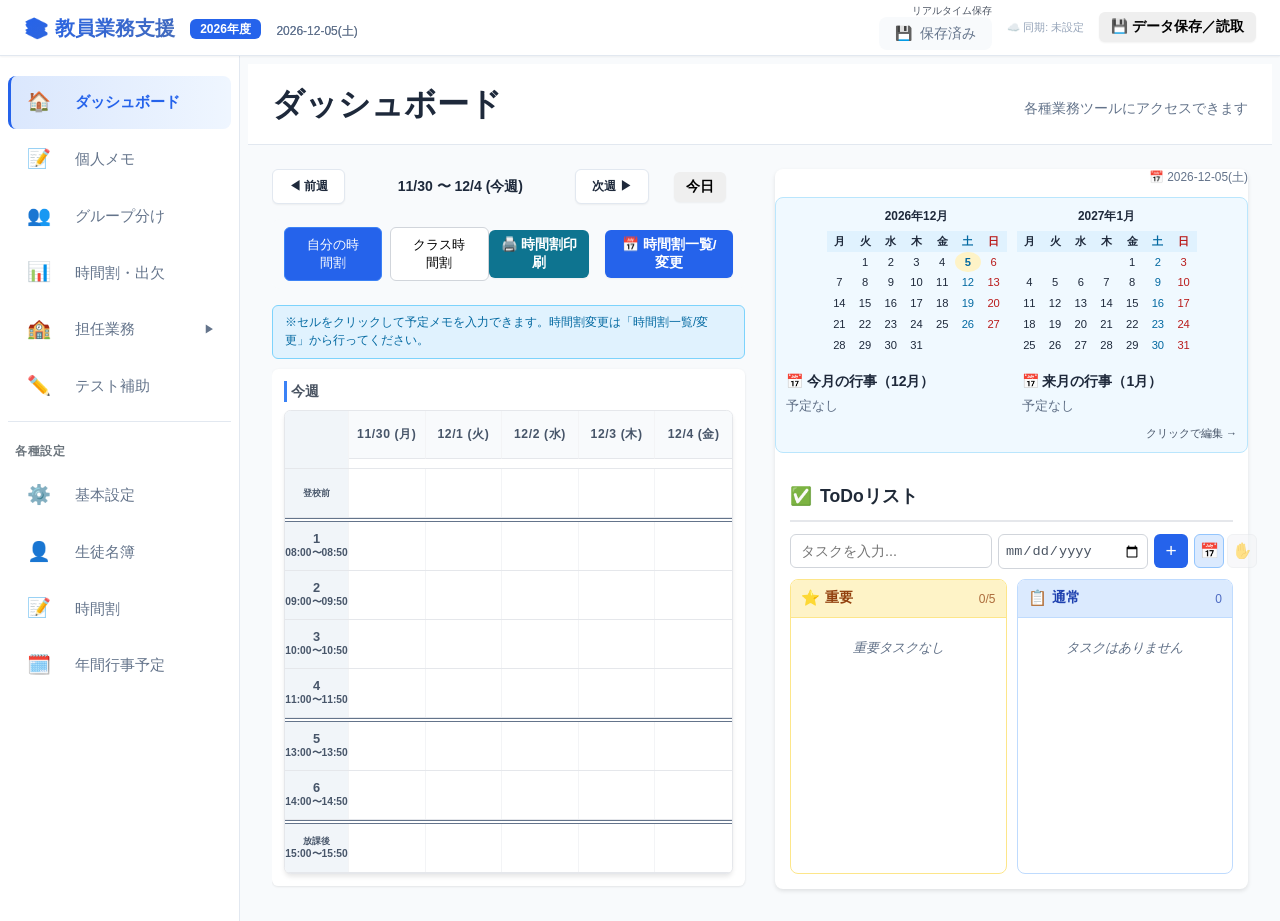
<file: index.html>
<!DOCTYPE html>
<html lang="ja">

<head>
    <meta charset="UTF-8">
    <meta name="viewport" content="width=device-width, initial-scale=1.0">
    <title>教員業務支援アプリ</title>
    <link rel="stylesheet" href="css/style.css?v=20261019c">
    <link rel="stylesheet" href="css/modern-ui.css?v=20261019c">
</head>

<body>
    <!-- ヘッダー -->
    <header class="app-header">
        <button class="hamburger-btn" id="hamburgerBtn" title="メニュー" aria-label="メニュー">
            <span class="hamburger-line"></span>
            <span class="hamburger-line"></span>
            <span class="hamburger-line"></span>
        </button>
        <div class="header-left">
            <h1 class="app-title">📚 教員業務支援
                <span id="headerFiscalYear" class="header-fiscal-year"></span>
                <span id="headerDate" class="header-date"></span></h1>
        </div>
        <div class="header-right">
            <div class="header-save-controls">
                <div class="save-status-group">
                    <span id="saveModeLabel" class="save-mode-label">リアルタイム保存</span>
                    <div class="save-indicator" id="saveIndicator">
                        <span class="save-icon">💾</span>
                        <span class="save-text">保存済み</span>
                    </div>
                </div>
                <span id="cloudSyncStatus" class="cloud-sync-status">☁️ 同期: 未設定</span>
                <button class="btn btn-sm btn-success" id="stateManageBtn">💾 データ保存／読取</button>
            </div>
        </div>
    </header>

    <!-- メインコンテナ -->
    <div class="main-container">
        <!-- サイドバー -->
        <aside class="sidebar">
            <nav class="nav-menu">
                <a href="#dashboard" class="nav-item active" data-page="dashboard">
                    <span class="nav-icon">🏠</span>
                    <span class="nav-label">ダッシュボード</span>
                </a>
                <a href="#memo" class="nav-item" data-page="memo">
                    <span class="nav-icon">📝</span>
                    <span class="nav-label">個人メモ</span>
                </a>
                <a href="#groups" class="nav-item" data-page="groups">
                    <span class="nav-icon">👥</span>
                    <span class="nav-label">グループ分け</span>
                </a>
                <a href="#attendance" class="nav-item" data-page="attendance">
                    <span class="nav-icon">📊</span>
                    <span class="nav-label">時間割・出欠</span>
                </a>
                <!-- 担任業務（折りたたみグループ） -->
                <div class="nav-group" id="navGroupHomeroom">
                    <a href="javascript:void(0)" class="nav-item nav-group-toggle" id="homeroomToggle">
                        <span class="nav-icon">🏫</span>
                        <span class="nav-label">担任業務</span>
                        <span class="nav-arrow" id="homeroomArrow">▶</span>
                    </a>
                    <div class="nav-submenu" id="homeroomSubmenu" style="display:none;">
                        <a href="#seating" class="nav-item nav-subitem" data-page="seating">
                            <span class="nav-icon">🪑</span>
                            <span class="nav-label">席替え</span>
                        </a>
                        <a href="#bus" class="nav-item nav-subitem" data-page="bus">
                            <span class="nav-icon">🚌</span>
                            <span class="nav-label">バス座席</span>
                        </a>
                        <a href="#meeting" class="nav-item nav-subitem" data-page="meeting">
                            <span class="nav-icon">📅</span>
                            <span class="nav-label">保護者会</span>
                        </a>
                        <a href="#duties" class="nav-item nav-subitem" data-page="duties">
                            <span class="nav-icon">📋</span>
                            <span class="nav-label">クラス係</span>
                        </a>
                        <a href="#report" class="nav-item nav-subitem" data-page="report">
                            <span class="nav-icon">📄</span>
                            <span class="nav-label">要録所見</span>
                        </a>
                    </div>
                </div>

                <a href="#test-tools" class="nav-item" data-page="test-tools">
                    <span class="nav-icon">✏️</span>
                    <span class="nav-label">テスト補助</span>
                </a>
                <li class="nav-divider"></li>
                <div class="nav-section-header">各種設定</div>
                <a href="#settings" class="nav-item" data-page="settings">
                    <span class="nav-icon">⚙️</span>
                    <span class="nav-label">基本設定</span>
                </a>
                <a href="#master" class="nav-item" data-page="master">
                    <span class="nav-icon">👤</span>
                    <span class="nav-label">生徒名簿</span>
                </a>
                <a href="#timetable-settings" class="nav-item" data-page="timetable-settings">
                    <span class="nav-icon">📝</span>
                    <span class="nav-label">時間割</span>
                </a>
                <a href="#calendar" class="nav-item" data-page="calendar">
                    <span class="nav-icon">🗓️</span>
                    <span class="nav-label">年間行事予定</span>
                </a>
            </nav>
        </aside>

        <!-- メインコンテンツエリア -->
        <main class="main-content" id="mainContent">
            <!-- ダッシュボード -->
            <div class="page active" id="page-dashboard">
                <div class="page-header">
                    <h2>ダッシュボード</h2>
                    <p class="page-description">各種業務ツールにアクセスできます</p>
                </div>

                <div class="dashboard-container">
                    <div class="dashboard-main">
                        <div class="schedule-nav">
                            <button class="btn btn-secondary" id="prevWeekBtn">◀ 前週</button>
                            <span id="weekRangeDisplay" class="week-range-display"></span>
                            <button class="btn btn-secondary" id="nextWeekBtn">次週 ▶</button>
                            <button class="btn btn-sm schedule-today-btn" id="todayBtn">今日</button>
                        </div>
                        <div id="dashboardSchedule">
                            <!-- JSで4週間スケジュールを描画 -->
                        </div>
                    </div>

                    <div class="dashboard-side dashboard-side--wide">
                        <div id="todayDateDisplay" class="today-date-display"></div>
                        <div class="todo-panel">
                            <h3><span class="icon">✅</span> ToDoリスト</h3>
                            <!-- 入力エリア -->
                            <div class="todo-input-area">
                                <div class="todo-input-group">
                                    <input type="text" id="todoInput" placeholder="タスクを入力...">
                                    <input type="date" id="todoDateInput" title="期限日" class="date-input-compact">
                                    <button id="addTodoBtn" title="追加（Enter）" aria-label="追加（Enter）">+</button>
                                    <div class="todo-sort-inline">
                                        <button class="btn-sort-inline active" id="sortDateBtn" title="日付順" aria-label="日付順">📅</button>
                                        <button class="btn-sort-inline" id="sortManualBtn" title="手動で並び替え（ドラッグ）" aria-label="手動で並び替え（ドラッグ）">✋</button>
                                    </div>
                                </div>
                            </div>
                            <!-- 2カラムレイアウト -->
                            <div class="todo-columns" id="todoColumns">
                                <!-- 左: 重要カラム（MAX5件） -->
                                <div class="todo-column todo-column--important" id="todoColumnImportant" data-column="important">
                                    <div class="todo-column-header">
                                        <span class="column-icon">⭐</span>
                                        <span class="column-title">重要</span>
                                        <span class="column-count" id="importantCount">0/5</span>
                                    </div>
                                    <div class="todo-list todo-column-list" id="todoListImportant">
                                        <!-- JSで描画 -->
                                    </div>
                                </div>
                                <!-- 右: 通常カラム -->
                                <div class="todo-column todo-column--normal" id="todoColumnNormal" data-column="normal">
                                    <div class="todo-column-header">
                                        <span class="column-icon">📋</span>
                                        <span class="column-title">通常</span>
                                        <span class="column-count" id="normalCount">0</span>
                                    </div>
                                    <div class="todo-list todo-column-list" id="todoListNormal">
                                        <!-- JSで描画 -->
                                    </div>
                                </div>
                            </div>
                        </div>
                    </div>
                </div>
            </div>

            <!-- 生徒名簿ページ -->
            <div class="page" id="page-master">
                <div class="page-header">
                    <h2>生徒名簿</h2>
                    <div class="page-actions">
                        <button class="btn btn-secondary" id="importCsvBtn">📥 CSV読込</button>
                        <button class="btn btn-secondary" id="exportCsvBtn">📤 CSV出力</button>
                        <button class="btn btn-secondary" id="bulkAddStudentBtn">🔢 番号で一括登録</button>
                        <button class="btn btn-primary" id="addStudentBtn">➕ 生徒追加</button>
                    </div>
                </div>

                <div class="search-bar">
                    <input type="text" id="studentSearch" placeholder="🔍 生徒を検索（番号・名前・ふりがな）" class="search-input">
                    <select id="sortSelect" class="sort-select">
                        <option value="number">番号順</option>
                        <option value="kana">五十音順</option>
                    </select>
                </div>

                <div class="student-list" id="studentList">
                    <div class="empty-state">
                        <div class="empty-icon">👥</div>
                        <p>生徒が登録されていません</p>
                        <button class="btn btn-primary" id="firstAddStudentBtn">最初の生徒を追加</button>
                    </div>
                </div>
            </div>

            <!-- メモページ -->
            <div class="page" id="page-memo">
                <div class="page-header">
                    <h2>メモ</h2>
                    <div class="page-actions">
                        <button class="btn btn-secondary" id="exportMemosBtn">📤 全メモ出力</button>
                    </div>
                </div>

                <div class="memo-container">
                    <!-- 左サイドバー: 個人メモリスト + 生徒メモアコーディオン -->
                    <div class="memo-sidebar">
                        <!-- 新規メモ追加エリア -->
                        <div class="memo-add-area">
                            <button class="btn btn-primary full-width" id="addPersonalMemoBtn">+ 新規メモ</button>
                        </div>

                        <!-- 個人メモリスト -->
                        <div class="personal-memo-list" id="personalMemoList">
                            <!-- JSで描画 -->
                        </div>

                        <!-- 生徒メモアコーディオン -->
                        <div class="student-memo-accordion-header" id="studentMemoAccordionHeader">
                            <span class="student-memo-accordion-title">👥 生徒メモ</span>
                            <span class="accordion-arrow" id="studentAccordionArrow">▼</span>
                        </div>
                        <div class="student-memo-list" id="memoStudentList" style="display: none;">
                            <!-- JSで描画 -->
                        </div>
                    </div>

                    <!-- 右側: メモエディタ -->
                    <div class="memo-main">
                        <div class="memo-editor-container" id="memoEditorContainer">
                            <div class="empty-state">
                                <div class="empty-icon">📝</div>
                                <p>左側からメモを選択するか、新規メモを追加してください</p>
                            </div>
                        </div>
                    </div>
                </div>
            </div>

            <!-- 席替えツールページ -->
            <div class="page" id="page-seating">
                <div class="page-header">
                    <h2>🪑 席替えツール</h2>
                    <div class="page-actions page-actions-row">
                        <button class="btn btn-secondary" id="seatingHelpToggleBtn">❓ 使い方</button>
                        <div class="toolbar-divider"></div>
                        <button class="btn btn-secondary" id="printSeatingBtn">🖨️ 印刷</button>
                        <button class="btn btn-success" id="openSaveHistoryModalBtn">💾 保存／読込</button>
                    </div>
                </div>

                <!-- 使い方ガイド（初期は閉じておく） -->
                <div class="seating-help-panel" id="seatingHelpPanel" style="display:none;">
                    <div class="seating-help-grid">
                        <div class="seating-help-block">
                            <div class="seating-help-step">STEP 1</div>
                            <div class="seating-help-title">🧩 座席の形を決める</div>
                            <p>「行数・列数」で教室の座席の並びを設定します。教卓は下側に表示されます。</p>
                        </div>
                        <div class="seating-help-block">
                            <div class="seating-help-step">STEP 2</div>
                            <div class="seating-help-title">🎯 生徒を座席に割り当てる</div>
                            <p>右の未配置リストから座席へドラッグ＆ドロップするか、「ランダム配置」「番号順」ボタンで自動的に割り当てます。<br>
                            くじ引きで決めたい場合は上のタブを「くじ引きモード」に切り替えてください。</p>
                        </div>
                        <div class="seating-help-block">
                            <div class="seating-help-step">STEP 3</div>
                            <div class="seating-help-title">💾 保存・印刷する</div>
                            <p>「保存／読込」で今の配置を名前を付けて保存できます。「印刷」で座席表を紙に出力できます。</p>
                        </div>
                    </div>
                    <div class="seating-help-legend">
                        <span><span class="legend-icon">🔓</span> クリックでロック（固定）できます</span>
                        <span><span class="legend-icon">🔒</span> ロック中＝ランダム配置・くじ引きで動きません</span>
                    </div>
                </div>

                <!-- モード切り替えタブ -->
                <div class="seating-mode-tabs">
                    <div class="seating-tab active" id="tabNormalMode" data-mode="normal">
                        <span class="tab-icon">✋</span>
                        <span class="tab-title">通常モード</span>
                        <span class="tab-desc">手動・自動で座席を割り当てる</span>
                    </div>
                    <div class="seating-tab" id="tabLotteryMode" data-mode="lottery">
                        <span class="tab-icon">🎴</span>
                        <span class="tab-title">くじ引きモード</span>
                        <span class="tab-desc">トランプ・番号くじで席を決める</span>
                    </div>
                </div>

                <div class="seating-container">
                    <!-- 左サイド: 設定と未配置生徒 -->
                    <div class="seating-sidebar">
                        <div class="seating-controls">
                            <h3><span class="step-badge">1</span> 座席の形を決める</h3>
                            <div class="form-group">
                                <label for="seatingRows">行数（縦の並び）</label>
                                <input type="number" id="seatingRows" min="1" max="10" value="6">
                            </div>
                            <div class="form-group">
                                <label for="seatingCols">列数（横の並び）</label>
                                <input type="number" id="seatingCols" min="1" max="10" value="6">
                            </div>
                        </div>

                        <div class="seating-controls">
                            <h3><span class="step-badge">2</span> 割り当てる</h3>
                            <p class="seating-controls-note">右の生徒を座席にドラッグするか、下のボタンで自動的に割り当てます。</p>
                            <div class="button-stack">
                                <button class="btn btn-primary" id="randomSeatingBtn">🎲 ランダムで割り当てる</button>
                                <button class="btn btn-secondary" id="arrangeByNumberBtn">📊 出席番号順に並べる</button>
                                <button class="btn btn-outline-danger" id="clearSeatingBtn">🗑️ すべて空席にする</button>
                            </div>
                        </div>

                        <div class="unassigned-container">
                            <h3>👤 未配置の生徒</h3>
                            <div class="unassigned-students" id="unassignedStudents">
                                <div class="empty-state-small">
                                    <p>生徒名簿から生徒を登録してください</p>
                                </div>
                            </div>
                        </div>
                    </div>

                    <!-- メイン: 座席表 -->
                    <div class="seating-main">
                        <div class="seating-grid" id="seatingGrid">
                            <!-- 動的に生成 -->
                        </div>
                    </div>
                </div>
            </div>

            <!-- 保護者会時間決定ページ -->
            <div class="page" id="page-meeting">
                <div class="page-header">
                    <h2>📅 保護者会時間決定</h2>
                    <div class="page-actions">
                        <button class="btn btn-secondary" id="meetingHelpToggleBtn">❓ 使い方</button>
                        <div class="toolbar-divider"></div>
                        <button class="btn btn-secondary" id="printMeetingNumberBtn">🖨️ 番号のみ印刷</button>
                        <button class="btn btn-secondary" id="printMeetingFullBtn">🖨️ 番号+名前で印刷</button>
                        <button class="btn btn-success" id="openMeetingHistoryModalBtn">💾 保存／読込</button>
                        <button class="btn btn-primary" id="meetingSettingsBtn">① ⚙️ 日程を設定する</button>
                    </div>
                </div>

                <!-- 使い方ガイド -->
                <div class="seating-help-panel" id="meetingHelpPanel" style="display:none;">
                    <div class="seating-help-grid seating-help-grid-4">
                        <div class="seating-help-block">
                            <div class="seating-help-step">STEP 1</div>
                            <div class="seating-help-title">⚙️ 日程を設定する</div>
                            <p>「日程を設定する」で面談を行う期間・時間帯・1人あたりの時間を決め、時間枠を作ります。</p>
                        </div>
                        <div class="seating-help-block">
                            <div class="seating-help-step">STEP 2</div>
                            <div class="seating-help-title">✏️ 希望時間を集める</div>
                            <p>左の生徒一覧で「希望を入力」ボタンを押し、生徒（保護者）が来られる時間帯を選びます。</p>
                        </div>
                        <div class="seating-help-block">
                            <div class="seating-help-step">STEP 3</div>
                            <div class="seating-help-title">⚡ 自動配置・確認</div>
                            <p>「自動配置」で希望に沿って一括で割り当てます。「希望どおりか確認」で結果をチェックできます。</p>
                        </div>
                        <div class="seating-help-block">
                            <div class="seating-help-step">STEP 4</div>
                            <div class="seating-help-title">💾 保存・印刷する</div>
                            <p>「保存／読込」で名前を付けて保存できます（希望時間も一緒に保存されます）。印刷で紙に出力できます。</p>
                        </div>
                    </div>
                    <div class="seating-help-legend">
                        <span><span class="legend-icon">🔓</span> 配置された生徒をクリックでロック（自動配置で動かなくなります）</span>
                        <span><span class="legend-icon">空枠</span> クリックでその時間枠を「誰も入れない」に固定します</span>
                    </div>
                </div>

                <div class="meeting-container">
                    <!-- 左サイド: 未割り当て生徒 -->
                    <div class="meeting-sidebar">
                        <div class="meeting-panel-header">
                            <h3>② 👤 未割り当ての生徒</h3>
                            <button class="btn btn-sm btn-outline-danger" id="resetAllPrefsBtn">希望を全員分リセット</button>
                        </div>
                        <p class="seating-controls-note" id="meetingPrefProgress"></p>
                        <div class="meeting-pref-io">
                            <button class="btn btn-sm btn-outline-primary" id="exportPreferenceTemplateBtn" title="保護者に書いてもらう内容を表計算に写すための入力シート（説明つきCSV）を書き出します">📄 希望入力シートを出力</button>
                            <button class="btn btn-sm btn-outline-primary" id="importPreferenceSheetBtn" title="記入済みの入力シート（CSV）から希望時間をまとめて登録します">📥 希望を読み込む</button>
                        </div>
                        <div class="meeting-student-list" id="meetingStudentList">
                            <div class="empty-state-small">
                                <p>生徒名簿から生徒を登録してください</p>
                            </div>
                        </div>
                    </div>

                    <!-- メイン: スケジュール表 -->
                    <div class="meeting-main">
                        <div class="meeting-panel-header meeting-panel-header-main">
                            <h3 id="scheduleTitle">③ スケジュール表</h3>
                            <div class="meeting-header-actions">
                                <button class="btn btn-info bold" id="checkPreferencesBtn">🔍 希望どおりか確認する</button>
                                <button class="btn btn-warning bold" id="autoScheduleMeetingBtn">⚡ 自動配置する</button>
                                <button class="btn btn-outline-danger" id="clearMeetingBtn">🗑️ 日程をやり直す</button>
                            </div>
                        </div>
                        <div class="schedule-container" id="meetingSchedule">
                            <div class="empty-state">
                                <p>まず右上の「① 日程を設定する」ボタンから期間と時間を設定してください。</p>
                            </div>
                        </div>
                    </div>
                </div>
            </div>

            <!-- クラス係掲示ページ -->
            <div class="page" id="page-duties">
                <div class="page-header">
                    <h2>クラス係掌示</h2>
                    <div class="page-actions">
                        <button class="btn btn-success" id="openDutyHistoryModalBtn">💾 保存／読込</button>
                        <button class="btn btn-secondary" id="printDutiesBtn">🖨️ 印刷</button>
                        <button class="btn btn-primary" id="addDutyBtn">➕ 係を追加</button>
                    </div>
                </div>

                <div class="duties-container">
                    <!-- 左サイド: 未配置生徒 -->
                    <div class="duties-sidebar">
                        <h3>未配置生徒</h3>
                        <div class="unassigned-students" id="dutyUnassignedStudents">
                            <div class="empty-state-small">
                                <p>生徒名簿から生徒を登録してください</p>
                            </div>
                        </div>
                    </div>

                    <!-- メイン: 係一覧 -->
                    <div class="duties-main">
                        <h3>係一覧・メンバー配置</h3>
                        <div class="duty-cards-container" id="dutyCardsContainer">
                            <div class="empty-state">
                                <p>係が登録されていません。「係を追加」ボタンから登録してください。</p>
                            </div>
                        </div>
                    </div>
                </div>
            </div>

            <!-- バス座席表ページ -->
            <div class="page" id="page-bus">
                <div class="page-header">
                    <h2>🚌 バス座席表</h2>
                    <div class="page-actions">
                        <button class="btn btn-secondary" id="addBusBtn">+ バス追加</button>
                        <button class="btn btn-outline-danger" id="removeBusBtn">− このバスを削除</button>
                        <button class="btn btn-secondary" id="randomBusBtn">🔀 ランダム配置</button>
                        <button class="btn btn-success" id="openBusHistoryModalBtn">💾 保存／読込</button>
                        <button class="btn btn-secondary" id="printBusBtn">🖨️ 印刷</button>
                    </div>
                </div>
                <div class="bus-lock-legend">
                    <span><span class="legend-icon">🔓</span> クリックでロック（固定）できます</span>
                    <span><span class="legend-icon">🔒</span> ロック中＝ランダム配置・ドラッグで動きません</span>
                </div>
                <div class="bus-container">
                    <div class="bus-sidebar">
                        <h3>🚏 バス選択</h3>
                        <div id="busTabs" class="bus-tabs"></div>
                        <div class="bus-settings"></div>
                        <h3>👤 未配置生徒</h3>
                        <div id="busUnassigned" class="unassigned-list"></div>
                    </div>
                    <div class="bus-main">
                        <div id="busSeatingGrid" class="bus-grid"></div>
                    </div>
                </div>
            </div>

            <!-- グループ分けページ -->
            <div class="page" id="page-groups">
                <div class="page-header">
                    <h2>グループ分け</h2>
                    <div class="page-actions">
                        <button class="btn btn-secondary" id="addGroupSetBtn">+ セット追加</button>
                        <button class="btn btn-secondary" id="addGroupBtn">+ グループ追加</button>
                        <button class="btn btn-secondary" id="autoGroupBtn">🔀 自動振り分け</button>
                        <button class="btn btn-secondary" id="sortGroupsBtn">🔢 番号順並び替え</button>
                        <button class="btn btn-success" id="openGroupsHistoryModalBtn">💾 保存／読込</button>
                        <button class="btn btn-secondary" id="printGroupsBtn">🖨️ 印刷</button>
                    </div>
                </div>
                <div class="groups-container">
                    <div class="groups-sidebar">
                        <h3>グループセット</h3>
                        <div id="groupSetTabs" class="group-set-tabs"></div>
                        <h3>未配置生徒</h3>
                        <div id="groupsUnassigned" class="unassigned-list"></div>
                    </div>
                    <div class="groups-main">
                        <div id="groupsContainer" class="groups-grid"></div>
                    </div>
                </div>
            </div>

            <!-- 時間割・出欠ページ -->
            <div class="page" id="page-attendance">
                <div class="page-header">
                    <h2>時間割・出欠管理</h2>
                    <div class="page-actions">
                        <div class="attendance-mode-tabs" role="group" aria-label="表示モード">
                            <button class="btn btn-sm active" id="classroomModeBtn" aria-pressed="true">担任モード</button>
                            <button class="btn btn-sm" id="teacherModeBtn" aria-pressed="false">授業担当モード</button>
                        </div>
                        <button class="btn btn-secondary" id="printAttendanceBtn">🖨️ 印刷</button>
                    </div>
                </div>
                <div class="attendance-container">
                    <div class="attendance-section">
                        <h3>時間割</h3>
                        <div id="timetableGrid" class="timetable-grid"></div>
                    </div>
                    <div class="attendance-section">
                        <h3>出欠サマリー</h3>
                        <div id="attendanceSummary" class="attendance-summary"></div>
                    </div>
                </div>
            </div>

            <!-- テスト補助ツールページ -->
            <div class="page" id="page-test-tools">
                <div class="page-header">
                    <h2>✏️ テスト問題補助ツール</h2>
                    <p class="page-description">テスト問題作成をサポートするツール集です</p>
                </div>
                <div id="testToolsContainer"></div>
            </div>

            <!-- 基本設定ページ -->
            <div class="page" id="page-settings">
                <div class="page-header">
                    <h2>⚙️ 基本設定</h2>
                    <p class="page-description">クラス情報や時間割の基本設定を行います</p>
                </div>
                <div class="settings-body">
                    <!-- 基本設定セクション -->
                    <div class="settings-section settings-card">
                        <h4 class="settings-section-title">🏫 クラス情報</h4>
                        <div class="settings-grid basic-settings">
                            <div class="form-group">
                                <label for="fiscalYearSelect">年度</label>
                                <select id="fiscalYearSelect" class="form-control-lg"></select>
                            </div>
                            <div class="form-group">
                                <label for="gradeSelect">学年</label>
                                <select id="gradeSelect" class="form-control-lg">
                                    <option value="">選択</option>
                                    <option value="1">1年</option>
                                    <option value="2">2年</option>
                                    <option value="3">3年</option>
                                    <option value="4">4年</option>
                                    <option value="5">5年</option>
                                    <option value="6">6年</option>
                                </select>
                            </div>
                            <div class="form-group">
                                <label for="classSelect">組</label>
                                <select id="classSelect" class="form-control-lg">
                                    <option value="">選択</option>
                                    <option value="1">1組</option>
                                    <option value="2">2組</option>
                                    <option value="3">3組</option>
                                    <option value="4">4組</option>
                                    <option value="5">5組</option>
                                    <option value="6">6組</option>
                                    <option value="7">7組</option>
                                    <option value="8">8組</option>
                                </select>
                            </div>
                        </div>
                    </div>

                    <!-- 曜日ごとの授業数 -->
                    <div class="settings-section settings-card">
                        <h4 class="settings-section-title">⏰ 曜日ごとの授業数</h4>
                        <p class="settings-description">各曜日の授業時数（0〜8）を設定してください。</p>
                        <div class="weekday-settings-grid">
                            <div class="weekday-card"><div class="weekday-header">月</div>
                                <select id="periodsMon" class="weekday-select">
                                    <option value="0">なし</option><option value="1">1</option><option value="2">2</option><option value="3">3</option><option value="4">4</option><option value="5">5</option><option value="6" selected>6</option><option value="7">7</option><option value="8">8</option>
                                </select>
                            </div>
                            <div class="weekday-card"><div class="weekday-header">火</div>
                                <select id="periodsTue" class="weekday-select">
                                    <option value="0">なし</option><option value="1">1</option><option value="2">2</option><option value="3">3</option><option value="4">4</option><option value="5">5</option><option value="6" selected>6</option><option value="7">7</option><option value="8">8</option>
                                </select>
                            </div>
                            <div class="weekday-card"><div class="weekday-header">水</div>
                                <select id="periodsWed" class="weekday-select">
                                    <option value="0">なし</option><option value="1">1</option><option value="2">2</option><option value="3">3</option><option value="4">4</option><option value="5">5</option><option value="6" selected>6</option><option value="7">7</option><option value="8">8</option>
                                </select>
                            </div>
                            <div class="weekday-card"><div class="weekday-header">木</div>
                                <select id="periodsThu" class="weekday-select">
                                    <option value="0">なし</option><option value="1">1</option><option value="2">2</option><option value="3">3</option><option value="4">4</option><option value="5">5</option><option value="6" selected>6</option><option value="7">7</option><option value="8">8</option>
                                </select>
                            </div>
                            <div class="weekday-card"><div class="weekday-header">金</div>
                                <select id="periodsFri" class="weekday-select">
                                    <option value="0">なし</option><option value="1">1</option><option value="2">2</option><option value="3">3</option><option value="4">4</option><option value="5">5</option><option value="6" selected>6</option><option value="7">7</option><option value="8">8</option>
                                </select>
                            </div>
                            <div class="weekday-card saturday"><div class="weekday-header">土</div>
                                <select id="periodsSat" class="weekday-select">
                                    <option value="0" selected>なし</option><option value="1">1</option><option value="2">2</option><option value="3">3</option><option value="4">4</option><option value="5">5</option><option value="6">6</option><option value="7">7</option><option value="8">8</option>
                                </select>
                            </div>
                            <div class="weekday-card sunday"><div class="weekday-header">日</div>
                                <select id="periodsSun" class="weekday-select">
                                    <option value="0" selected>なし</option><option value="1">1</option><option value="2">2</option><option value="3">3</option><option value="4">4</option><option value="5">5</option><option value="6">6</option><option value="7">7</option><option value="8">8</option>
                                </select>
                            </div>
                        </div>
                    </div>

                    <!-- 時限ごとの時間設定 -->
                    <div class="settings-section settings-card">
                        <h4 class="settings-section-title">🕐 時限ごとの時間設定</h4>
                        <p class="settings-description">各時限の開始・終了時刻を設定してください。（5分単位。開始を選ぶと終了は50分後が自動で入ります）</p>
                        <div class="settings-inline-field">
                            <label for="periodTimeDisplay">ダッシュボードへの表示:</label>
                            <select id="periodTimeDisplay">
                                <option value="none">表示しない</option>
                                <option value="start">開始時刻のみ</option>
                                <option value="both">開始〜終了</option>
                            </select>
                        </div>
                        <div id="periodTimesGrid" class="period-times-grid">
                            <!-- JS で動的生成 -->
                        </div>
                    </div>

                    <!-- 区切り時限設定 -->
                    <div class="settings-section settings-card">
                        <h4 class="settings-section-title">📏 時間割の区切り線設定</h4>
                        <p class="settings-description">チェックした時限の<strong>後</strong>に二重線を表示します。午前・昼休み後などの区切りに使用してください。</p>
                        <div class="check-row-group">
                            <label class="check-row"><input type="checkbox" id="periodDivider1"> 1限後</label>
                            <label class="check-row"><input type="checkbox" id="periodDivider2"> 2限後</label>
                            <label class="check-row"><input type="checkbox" id="periodDivider3"> 3限後</label>
                            <label class="check-row"><input type="checkbox" id="periodDivider4"> 4限後</label>
                            <label class="check-row"><input type="checkbox" id="periodDivider5"> 5限後</label>
                            <label class="check-row"><input type="checkbox" id="periodDivider6"> 6限後</label>
                            <label class="check-row"><input type="checkbox" id="periodDivider7"> 放課後後</label>
                        </div>
                    </div>

                    <!-- クラウド同期 -->
                    <div class="settings-section settings-card">
                        <div class="settings-card-header">
                            <h4>☁️ クラウド同期設定</h4>
                            <a href="https://github.com/mkt918/Teacher/blob/main/docs/GAS_SETUP_GUIDE.md" target="_blank" rel="noopener" class="btn btn-sm btn-secondary">📖 設定方法を見る</a>
                        </div>
                        <p class="settings-description">Google Apps Script (GAS) を用いてデータをクラウドと同期します。(未設定時はローカル保存のみ)。設定方法は右上の「📖 設定方法を見る」から画面操作つきで確認できます。URLと合言葉を入力したら、下の「設定を保存する」を押してください。</p>
                        <div class="form-group spaced">
                            <label for="gasEndpointUrl">GASエンドポイントURL</label>
                            <input type="text" id="gasEndpointUrl" class="form-control-lg full-width" placeholder="https://script.google.com/macros/s/..." autocomplete="off">
                        </div>
                        <div class="form-group spaced">
                            <label for="gasApiKey">合言葉（GASのスクリプト プロパティ API_KEY に設定した値）</label>
                            <input type="password" id="gasApiKey" class="form-control-lg full-width" autocomplete="off">
                        </div>
                        <div class="settings-button-row">
                            <button class="btn btn-primary" id="syncUploadBtn">☁️ 今すぐクラウドに保存</button>
                            <button class="btn btn-secondary" id="syncDownloadBtn">☁️ クラウドから読み込む</button>
                            <span id="manualSyncStatus" class="status-text"></span>
                        </div>
                    </div>

                    <!-- 保存ボタン（ページを下までスクロールしても画面の下に表示され続ける） -->
                    <div class="settings-actions">
                        <p class="current-settings-summary" id="classDisplayText">現在の設定: 未設定</p>
                        <button class="btn btn-primary btn-lg" id="saveClassSettingsBtn">設定を保存する</button>
                    </div>

                    <div class="settings-section settings-card">
                        <h4>⚠️ データ管理</h4>
                        <button class="btn btn-danger" id="clearAllDataBtn">全データ削除</button>
                        <p class="help-text">※この操作は取り消せません（「💾 データ保存／読取」からバックアップファイルを書き出しておくと安心です）</p>
                    </div>

                    <!-- アプリ情報 -->
                    <div class="settings-section settings-card">
                        <h4>ℹ️ アプリ情報</h4>
                        <p>担任業務支援アプリ <span id="appVersionText"></span></p>
                        <p class="help-text">データはブラウザのLocalStorageに保存されます</p>
                    </div>
                </div>
            </div>

            <!-- 年間行事予定ページ -->
            <div class="page" id="page-calendar">
                <div class="page-header">
                    <h2>年間行事予定</h2>
                    <div class="page-actions">
                        <button class="btn btn-primary" id="addEventBtn">+ 行事追加</button>
                        <button class="btn btn-secondary" id="exportCalendarCsvBtn">📤 CSVエクスポート</button>
                        <button class="btn btn-secondary" id="importCalendarCsvBtn">📥 CSVインポート</button>
                        <button class="btn btn-secondary" id="printCalendarBtn">🖨️ 印刷</button>
                    </div>
                </div>
                <div class="calendar-container">
                    <div class="calendar-nav">
                        <button class="btn btn-secondary" id="prevMonthBtn">◀ 前月</button>
                        <h3 id="calendarMonthDisplay" class="calendar-month-display"></h3>
                        <button class="btn btn-secondary" id="nextMonthBtn">次月 ▶</button>
                    </div>
                    <div id="calendarGrid" class="calendar-grid"></div>
                    <div id="eventList" class="event-list"></div>
                </div>
            </div>

            <!-- モーダル: CSVテンプレート出力（期間指定） -->
            <div class="modal" id="calendarCsvExportModal" role="dialog" aria-modal="true">
                <div class="modal-content modal-csv">
                    <div class="modal-header">
                        <h3>📤 CSVテンプレート出力</h3>
                        <button class="modal-close" aria-label="閉じる" id="closeCalendarCsvExportModal">✕</button>
                    </div>
                    <div class="modal-body">
                        <p class="modal-description">
                            出力する期間を指定してください。<br>
                            既存の行事データが含まれた状態でCSVをダウンロードします。
                        </p>
                        <div class="form-group">
                            <label for="csvExportStartDate">開始日</label>
                            <input type="date" id="csvExportStartDate">
                        </div>
                        <div class="form-group">
                            <label for="csvExportEndDate">終了日</label>
                            <input type="date" id="csvExportEndDate">
                        </div>
                    </div>
                    <div class="modal-footer">
                        <button class="btn btn-secondary" id="cancelCalendarCsvExportBtn">キャンセル</button>
                        <button class="btn btn-primary" id="confirmCalendarCsvExportBtn">ダウンロード</button>
                    </div>
                </div>
            </div>

            <!-- モーダル: CSVインポート（モード選択） -->
            <div class="modal" id="calendarCsvImportModal" role="dialog" aria-modal="true">
                <div class="modal-content modal-csv">
                    <div class="modal-header">
                        <h3>📥 CSVインポート</h3>
                        <button class="modal-close" aria-label="閉じる" id="closeCalendarCsvImportModal">✕</button>
                    </div>
                    <div class="modal-body">
                        <div class="form-group">
                            <label>インポートモード</label>
                            <div class="radio-options">
                                <label class="radio-option">
                                    <input type="radio" name="csvImportMode" value="append" checked>
                                    <span>
                                        <strong>追加</strong><br>
                                        <span class="radio-option-note">既存の行事データを保持したまま、CSVの内容を追加します。</span>
                                    </span>
                                </label>
                                <label class="radio-option">
                                    <input type="radio" name="csvImportMode" value="overwrite">
                                    <span>
                                        <strong class="text-danger">完全上書き</strong><br>
                                        <span class="radio-option-note text-danger">警告: 現在の全行事データが削除されます。この操作は元に戻せません。</span>
                                    </span>
                                </label>
                            </div>
                        </div>
                        <div id="csvImportWarning" class="warning-box" style="display: none;">
                            <p>
                                ⚠️ 現在登録されている全行事データが削除されます。本当によろしいですか？
                            </p>
                        </div>
                    </div>
                    <div class="modal-footer">
                        <button class="btn btn-secondary" id="cancelCalendarCsvImportBtn">キャンセル</button>
                        <button class="btn btn-primary" id="confirmCalendarCsvImportBtn">CSVファイルを選択</button>
                    </div>
                </div>
            </div>

            <!-- 時間割設定ページ -->
            <div class="page" id="page-timetable-settings">
                <div class="page-header">
                    <h2>時間割設定</h2>
                    <div class="page-actions">
                        <button class="btn btn-secondary" id="saveTimetableBtn">💾 保存</button>
                    </div>
                </div>
                <div class="timetable-settings-container">
                    <div class="timetable-edit-section">
                        <h3>クラス時間割</h3>
                        <div id="classTimetableEdit" class="timetable-edit-grid"></div>
                    </div>
                    <div class="timetable-edit-section">
                        <h3>自分の時間割</h3>
                        <div id="myTimetableEdit" class="timetable-edit-grid"></div>
                    </div>
                </div>
            </div>

            <!-- 要録所見ページ -->
            <div class="page" id="page-report">
                <div class="page-header">
                    <h2>要録所見</h2>
                    <div class="page-actions">
                        <button class="btn btn-secondary" id="exportReportsBtn">📤 全所見を出力</button>
                    </div>
                </div>
                <div id="reportContent">
                    <!-- 動的に生成 -->
                </div>
            </div>

        </main>
    </div>

    <!-- フッター削除、内容はヘッダーに移動 -->

    <!-- モーダル: 生徒追加/編集 -->
    <div class="modal" id="studentModal" role="dialog" aria-modal="true">
        <div class="modal-content">
            <div class="modal-header">
                <h3 id="studentModalTitle">生徒追加</h3>
                <button class="modal-close" aria-label="閉じる" id="closeStudentModal">✕</button>
            </div>
            <div class="modal-body">
                <div class="form-group">
                    <label for="studentNumber">番号（4桁）</label>
                    <input type="text" id="studentNumber" placeholder="例: 1101" maxlength="4" pattern="[0-9]{4}">
                </div>
                <div class="form-group">
                    <label for="studentNameKanji">名前（漢字）</label>
                    <input type="text" id="studentNameKanji" placeholder="例: 山田太郎">
                </div>
                <div class="form-group">
                    <label for="studentNameKana">名前（ふりがな）</label>
                    <input type="text" id="studentNameKana" placeholder="例: やまだたろう">
                </div>
            </div>
            <div class="modal-footer">
                <button class="btn btn-secondary" id="cancelStudentBtn">キャンセル</button>
                <button class="btn btn-primary" id="saveStudentBtn">保存</button>
            </div>
        </div>
    </div>

    <!-- モーダル: ToDo詳細編集 -->
    <div class="modal" id="todoDetailModal" role="dialog" aria-modal="true">
        <div class="modal-content">
            <div class="modal-header">
                <h3>✅ ToDo詳細</h3>
                <button class="modal-close" aria-label="閉じる" id="closeTodoDetailModal">✕</button>
            </div>
            <div class="modal-body">
                <input type="hidden" id="todoDetailId">
                <div class="form-group">
                    <label for="todoDetailText">タスク名</label>
                    <input type="text" id="todoDetailText" class="form-control" placeholder="タスクを入力...">
                </div>
                <div class="form-group">
                    <label for="todoDetailDate">期限日</label>
                    <input type="date" id="todoDetailDate" class="form-control">
                </div>
                <div class="form-group">
                    <label for="todoDetailNote">詳細・メモ</label>
                    <textarea id="todoDetailNote" class="form-control" rows="4" placeholder="詳細な内容やメモを入力..."></textarea>
                </div>
                <div class="form-group form-check-row">
                    <input type="checkbox" id="todoDetailImportant">
                    <label for="todoDetailImportant">重要タスク（⭐）</label>
                </div>
            </div>
            <div class="modal-footer modal-footer-split">
                <button class="btn btn-outline-danger" id="deleteTodoDetailBtn">🗑 削除</button>
                <div class="modal-footer-actions">
                    <button class="btn btn-secondary" id="cancelTodoDetailBtn">キャンセル</button>
                    <button class="btn btn-primary" id="saveTodoDetailBtn">保存</button>
                </div>
            </div>
        </div>
    </div>
    <!-- モーダル: ステート管理（統合） -->
    <div class="modal" id="stateManageModal" role="dialog" aria-modal="true">
        <div class="modal-content modal-large">
            <div class="modal-header">
                <h3>💾 ステート管理</h3>
                <button class="modal-close" aria-label="閉じる" id="closeStateManageModal">✕</button>
            </div>
            <div class="modal-body">
                <!-- 新規保存セクション -->
                <div class="settings-section">
                    <h4>📝 新規保存</h4>
                    <div class="state-save-form">
                        <div class="form-group">
                            <label for="stateSaveName">保存名（任意）</label>
                            <input type="text" id="stateSaveName" placeholder="例: 学期初め" class="form-control-lg">
                        </div>
                        <div class="form-group">
                            <label for="stateSaveSlot">保存スロット</label>
                            <select id="stateSaveSlot" class="form-control-lg">
                                <option value="1">スロット 1</option>
                                <option value="2">スロット 2</option>
                                <option value="3">スロット 3</option>
                            </select>
                        </div>
                        <button class="btn btn-primary" id="confirmStateSaveBtn">この内容で保存</button>
                    </div>
                </div>

                <!-- 保存済みデータ一覧セクション -->
                <div class="settings-section">
                    <h4>📂 保存済みデータ</h4>
                    <div class="state-load-list" id="stateLoadList">
                        <!-- 動的に生成 -->
                    </div>
                </div>

                <!-- バックアップファイル -->
                <div class="settings-section">
                    <h4>🗂️ バックアップファイル</h4>
                    <p class="help-text">全データを1つのファイルに書き出して保管できます。ブラウザのデータが消えたときや、別のパソコンへ移すときに使います（クラウドの合言葉はファイルに含まれません）。</p>
                    <div class="button-row">
                        <button class="btn btn-secondary" id="exportBackupFileBtn">📥 ファイルに書き出す</button>
                        <button class="btn btn-secondary" id="importBackupFileBtn">📤 ファイルから読み込む</button>
                    </div>
                </div>

                <!-- オートセーブ履歴セクション -->
                <div class="settings-section">
                    <h4>🔄 オートセーブ履歴</h4>
                    <div class="auto-save-list" id="autoSaveList">
                        <!-- 動的に生成 -->
                    </div>
                </div>
            </div>
            <div class="modal-footer">
                <button class="btn btn-secondary" id="closeStateManageBtn">閉じる</button>
            </div>
        </div>
    </div>

    <!-- 席替え履歴モーダルは js/modules/seating-history.js の openSaveHistoryModal() が動的に生成します -->

    <!-- モーダル: 係追加/編集 -->
    <div class="modal" id="dutyModal" role="dialog" aria-modal="true">
        <div class="modal-content">
            <div class="modal-header">
                <h3 id="dutyModalTitle">係追加</h3>
                <button class="modal-close" aria-label="閉じる" id="closeDutyModal">✕</button>
            </div>
            <div class="modal-body">
                <div class="form-group">
                    <label for="dutyName">係名</label>
                    <input type="text" id="dutyName" placeholder="例: 日直">
                </div>
                <div class="form-group">
                    <label for="dutyDescription">説明（任意）</label>
                    <textarea id="dutyDescription" placeholder="例: 朝の号令、日誌記入" rows="3"></textarea>
                </div>
                <div class="form-group">
                    <label for="studentsPerRotation">定員（人数）</label>
                    <div class="number-stepper">
                        <button type="button" class="btn btn-secondary stepper-btn" id="decreaseStudentsBtn" aria-label="定員を減らす">-</button>
                        <input type="number" id="studentsPerRotation" min="1" max="20" value="1" class="stepper-input">
                        <button type="button" class="btn btn-secondary stepper-btn" id="increaseStudentsBtn" aria-label="定員を増やす">+</button>
                    </div>
                </div>
            </div>
            <div class="modal-footer">
                <button class="btn btn-secondary" id="cancelDutyBtn">キャンセル</button>
                <button class="btn btn-primary" id="saveDutyBtn">保存</button>
            </div>
        </div>
    </div>

    <!-- （重複していたモーダル定義を削除） -->


    <!-- モーダル: 保護者会設定 -->
    <div class="modal" id="meetingSettingsModal" role="dialog" aria-modal="true">
        <div class="modal-content">
            <div class="modal-header">
                <h3>保護者会日程設定</h3>
                <button class="modal-close" aria-label="閉じる" id="closeMeetingSettings">✕</button>
            </div>
            <div class="modal-body">
                <div class="form-group-row">
                    <div class="form-group">
                        <label for="meetingStartDate">開始日</label>
                        <input type="date" id="meetingStartDate">
                    </div>
                    <div class="form-group">
                        <label for="meetingEndDate">終了日</label>
                        <input type="date" id="meetingEndDate">
                    </div>
                </div>
                <div class="form-group checkbox-group">
                    <input type="checkbox" id="skipWeekend" checked>
                    <label for="skipWeekend">土日を除外する</label>
                </div>

                <hr class="divider">

                <div class="form-group-row">
                    <div class="form-group">
                        <label for="startTime">開始時刻</label>
                        <input type="time" id="startTime" value="13:00">
                    </div>
                    <div class="form-group">
                        <label for="endTime">終了時刻</label>
                        <input type="time" id="endTime" value="17:00">
                    </div>
                </div>
                <div class="form-group">
                    <label for="slotDuration">1枠の長さ（分）</label>
                    <select id="slotDuration">
                        <option value="10">10分</option>
                        <option value="15" selected>15分</option>
                        <option value="20">20分</option>
                        <option value="30">30分</option>
                        <option value="60">60分</option>
                    </select>
                </div>
                <div class="form-group">
                    <label for="breakDuration">休憩時間（枠間）</label>
                    <select id="breakDuration">
                        <option value="0" selected>なし</option>
                        <option value="5">5分</option>
                        <option value="10">10分</option>
                    </select>
                </div>
            </div>
            <div class="modal-footer">
                <button class="btn btn-secondary" id="cancelMeetingSettings">キャンセル</button>
                <button class="btn btn-primary" id="saveMeetingSettings">スケジュール生成</button>
            </div>
        </div>
    </div>

    <!-- モーダル: くじ引き結果入力 -->
    <div class="modal" id="lotteryInputModal" role="dialog" aria-modal="true">
        <div class="modal-content modal-large">
            <div class="modal-header">
                <h3>くじ引き結果入力</h3>
                <button class="modal-close" aria-label="閉じる" id="closeLotteryInputModal">✕</button>
            </div>
            <div class="modal-body">
                <p>引いたカードに対応する生徒番号を入力してください。<br>Enterキーで下の行に移動します。</p>
                <div class="lottery-input-grid" id="lotteryInputGrid">
                    <!-- JavaScriptで生成 -->
                </div>
            </div>
            <div class="modal-footer">
                <button class="btn btn-danger push-left-of-rest" id="clearLotteryInputBtn">🗑️ 全てクリア</button>
                <button class="btn btn-secondary" id="cancelLotteryInputBtn">キャンセル</button>
                <button class="btn btn-primary" id="reflectLotteryResultBtn">座席に反映</button>
            </div>
        </div>
    </div>

    <!-- モーダル: 保護者会希望時間入力 -->
    <div class="modal" id="meetingPreferenceModal" role="dialog" aria-modal="true">
        <div class="modal-content modal-large">
            <div class="modal-header">
                <h3 id="preferenceModalTitle">希望時間の選択</h3>
                <button class="modal-close" aria-label="閉じる" id="closePreferenceModal">✕</button>
            </div>
            <div class="modal-body">
                <p>参加可能な時間枠をクリックして選択してください（青：選択済み）。</p>
                <div id="preferenceSlotsGrid" class="meeting-matrix-scrollable">
                    <!-- JSで描画 -->
                </div>
            </div>
            <div class="modal-footer">
                <button class="btn btn-secondary" id="cancelPreferenceBtn">キャンセル</button>
                <button class="btn btn-primary" id="savePreferenceBtn">希望を保存</button>
            </div>
        </div>
    </div>

    <!-- モーダル: 全データ削除の確認 -->
    <div class="modal" id="clearAllDataModal" role="dialog" aria-modal="true">
        <div class="modal-content">
            <div class="modal-header">
                <h3>⚠️ 全データ削除の確認</h3>
                <button class="modal-close" aria-label="閉じる" id="closeClearAllDataModal">✕</button>
            </div>
            <div class="modal-body">
                <p class="danger-text">
                    生徒名簿・出欠記録・時間割・メモ・保存履歴など、このアプリの全データが完全に削除されます。
                </p>
                <p>この操作は取り消せません。よろしければ、下の欄に <strong>「削除」</strong> と入力してください。</p>
                <input type="text" id="clearAllDataConfirmInput" class="form-control-lg full-width" placeholder="削除" autocomplete="off" aria-label="確認のため「削除」と入力">
            </div>
            <div class="modal-footer">
                <button class="btn btn-secondary" id="cancelClearAllDataBtn">キャンセル</button>
                <button class="btn btn-danger" id="execClearAllDataBtn" disabled>完全に削除する</button>
            </div>
        </div>
    </div>

    <!-- JavaScript -->
    <script src="js/utils.js?v=20261019c"></script>
    <script src="js/utils/ui.js?v=20261019c"></script>
    <script src="js/utils/history-modal.js?v=20261019c"></script>
    <script src="js/storage.js?v=20261019c"></script>
    <script src="js/router.js?v=20261019c"></script>
    <script src="js/modules/master.js?v=20261019c"></script>
    <script src="js/modules/memo.js?v=20261019c"></script>
    <script src="js/modules/seating-core.js?v=20261019c"></script>
    <script src="js/modules/seating-lottery.js?v=20261019c"></script>
    <script src="js/modules/seating-history.js?v=20261019c"></script>
    <script src="js/modules/seating-print.js?v=20261019c"></script>
    <script src="js/modules/duties.js?v=20261019c"></script>
    <script src="js/modules/meeting-core.js?v=20261019c"></script>
    <script src="js/modules/meeting-history.js?v=20261019c"></script>
    <script src="js/modules/meeting-preference.js?v=20261019c"></script>
    <script src="js/modules/meeting-io.js?v=20261019c"></script>
    <script src="js/modules/meeting-print.js?v=20261019c"></script>
    <!-- 新機能モジュール -->
    <script src="js/modules/schedule/index.js?v=20261019c"></script>
    <script src="js/modules/schedule/timetable-editor.js?v=20261019c"></script>
    <script src="js/modules/schedule/list-modal.js?v=20261019c"></script>
    <script src="js/modules/schedule/print.js?v=20261019c"></script>
    <script src="js/modules/calendar/index.js?v=20261019c"></script>
    <script src="js/modules/dashboard/index.js?v=20261019c"></script>
    <script src="js/modules/bus/index.js?v=20261019c"></script>
    <script src="js/modules/groups/index.js?v=20261019c"></script>
    <script src="js/modules/attendance/index.js?v=20261019c"></script>
    <script src="js/modules/attendance/teacher-mode.js?v=20261019c"></script>
    <script src="js/modules/attendance/summary.js?v=20261019c"></script>
    <script src="js/modules/attendance/student-modals.js?v=20261019c"></script>
    <script src="js/core/reactive.js?v=20261019c"></script>
    <script src="js/core/dom-diff.js?v=20261019c"></script>
    <script src="js/modules/test-tools/util.js?v=20261019c"></script>
    <script src="js/modules/test-tools/word-group.js?v=20261019c"></script>
    <script src="js/modules/test-tools/qm-renderer.js?v=20261019c"></script>
    <script src="js/modules/test-tools/qm-events.js?v=20261019c"></script>
    <script src="js/modules/test-tools/question-maker.js?v=20261019c"></script>
    <script src="js/modules/test-tools/index.js?v=20261019c"></script>
    <script src="js/modules/report/index.js?v=20261019c"></script>
    <script src="js/modules/sync/index.js?v=20261019c"></script>
    <script src="js/app.js?v=20261019c"></script>
</body>

</html>
</file>
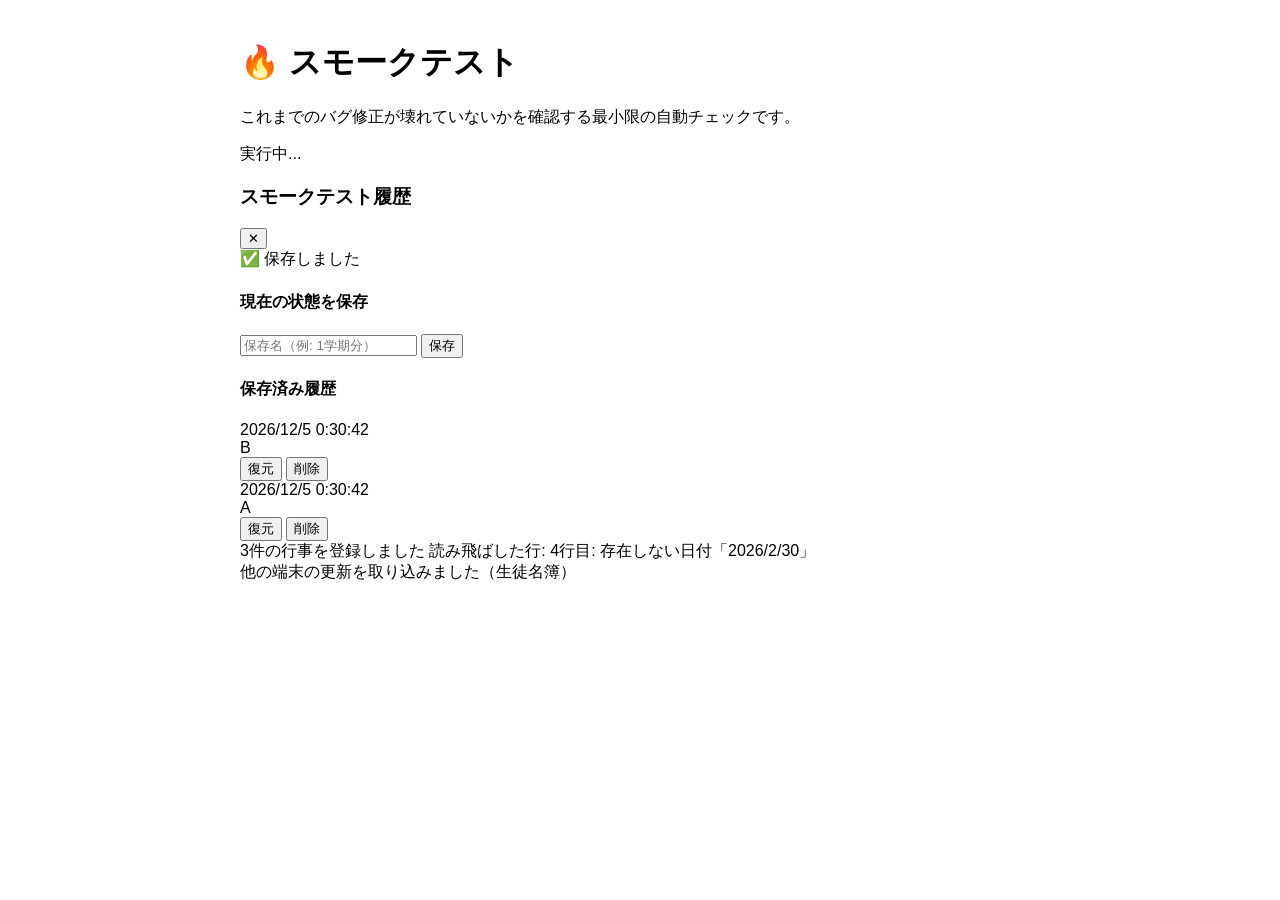
<file: tests/smoke.html>
<!DOCTYPE html>
<html lang="ja">
<head>
    <meta charset="UTF-8">
    <title>スモークテスト</title>
    <style>
        body { font-family: sans-serif; padding: 20px; max-width: 800px; margin: 0 auto; }
        li { margin: 4px 0; }
    </style>
</head>
<body>
    <h1>🔥 スモークテスト</h1>
    <p>これまでのバグ修正が壊れていないかを確認する最小限の自動チェックです。</p>
    <div id="results">実行中...</div>

    <!-- アプリ本体のスクリプト（テスト対象） -->
    <script src="../js/utils.js"></script>
    <script src="../js/utils/ui.js"></script>
    <script src="../js/utils/history-modal.js"></script>
    <script src="../js/storage.js"></script>
    <script src="../js/modules/master.js"></script>
    <script src="../js/modules/bus/index.js"></script>
    <script src="../js/modules/groups/index.js"></script>
    <script src="../js/modules/duties.js"></script>
    <script src="../js/modules/schedule/index.js"></script>
    <script src="../js/modules/schedule/timetable-editor.js"></script>
    <script src="../js/modules/schedule/list-modal.js"></script>
    <script src="../js/modules/schedule/print.js"></script>
    <script src="../js/modules/calendar/index.js"></script>
    <script src="../js/modules/dashboard/index.js"></script>
    <script src="../js/modules/attendance/index.js"></script>
    <script src="../js/modules/attendance/teacher-mode.js"></script>
    <script src="../js/modules/attendance/summary.js"></script>
    <script src="../js/modules/attendance/student-modals.js"></script>
    <script src="../js/modules/report/index.js"></script>
    <script src="../js/modules/sync/index.js"></script>
    <script src="../js/modules/seating-core.js"></script>
    <script src="../js/modules/seating-history.js"></script>
    <script src="../js/modules/meeting-core.js"></script>
    <script src="../js/modules/meeting-history.js"></script>
    <script src="../js/modules/meeting-io.js"></script>
    <script src="../js/modules/test-tools/util.js"></script>
    <script src="../js/modules/test-tools/word-group.js"></script>

    <!-- テストランナー本体 -->
    <script src="smoke-runner.js"></script>
    <script src="smoke-tests.js"></script>
    <script>
        window.addEventListener('DOMContentLoaded', () => {
            runSmokeTests();
        });
    </script>
</body>
</html>
</file>
<file: css/style.css>
/* ===== リセット & 基本設定 ===== */
* {
    margin: 0;
    padding: 0;
    box-sizing: border-box;
}

/* ===== ハンバーガーボタン ===== */
.hamburger-btn {
    display: none;
    width: 36px;
    height: 36px;
    background: none;
    border: none;
    cursor: pointer;
    flex-direction: column;
    justify-content: space-around;
    align-items: center;
    padding: 0;
    margin-right: 1rem;
}

.hamburger-line {
    width: 24px;
    height: 2px;
    background-color: var(--text-primary);
    border-radius: 2px;
    transition: all 0.3s ease;
}

.hamburger-btn.active .hamburger-line:nth-child(1) {
    transform: rotate(45deg) translate(8px, 8px);
}

.hamburger-btn.active .hamburger-line:nth-child(2) {
    opacity: 0;
}

.hamburger-btn.active .hamburger-line:nth-child(3) {
    transform: rotate(-45deg) translate(8px, -8px);
}

/* ===== ヘッダー ===== */

.header-right {
    display: flex;
    align-items: center;
    gap: 1rem;
}

.save-indicator {
    display: flex;
    align-items: center;
    gap: 0.5rem;
    padding: 0.5rem 1rem;
    background: var(--bg-secondary);
    border-radius: var(--border-radius-sm);
    font-size: 0.875rem;
    color: var(--text-secondary);
}

.save-indicator.saving {
    background: #fef3c7;
    color: #92400e;
}

.save-indicator.saved {
    background: #d1fae5;
    color: #065f46;
}

.save-indicator.error {
    background: #fee2e2;
    color: #b91c1c;
    font-weight: 700;
}

/* ===== メインコンテナ ===== */
.main-container {
    display: flex;
    flex: 1;
    overflow: hidden;
}

/* ===== サイドバー ===== */

.sidebar.mobile-open {
    transform: translateX(0);
}

.nav-menu {
    padding: 1rem 0;
}

.nav-label {
    font-size: 0.9375rem;
}

/* ===== メインコンテンツ ===== */
.main-content {
    flex: 1;
    background: var(--bg-secondary);
    overflow-y: auto;
    padding: 2rem;
}

.page {
    display: none;
    animation: fadeIn 0.3s ease-in-out;
}

.page.active {
    display: block;
}

@keyframes fadeIn {
    from {
        opacity: 0;
        transform: translateY(10px);
    }

    to {
        opacity: 1;
        transform: translateY(0);
    }
}

.page-header h2 {
    font-size: 2rem;
    font-weight: 700;
    color: var(--text-primary);
}

.page-description {
    color: var(--text-secondary);
    margin-top: 0.5rem;
}

/* ===== ボタン ===== */

/* ===== 検索バー ===== */
.search-bar {
    display: flex;
    gap: 1rem;
    margin-bottom: 1.5rem;
}

.search-input {
    flex: 1;
    padding: 0.75rem 1rem;
    border: 2px solid var(--border-color);
    border-radius: var(--border-radius-sm);
    font-size: 0.9375rem;
    transition: var(--transition);
    background: var(--bg-primary);
}

.search-input:focus {
    outline: none;
    border-color: var(--primary-color);
    box-shadow: 0 0 0 3px rgba(37, 99, 235, 0.1);
}

.sort-select {
    padding: 0.75rem 1rem;
    border: 2px solid var(--border-color);
    border-radius: var(--border-radius-sm);
    font-size: 0.9375rem;
    background: var(--bg-primary);
    cursor: pointer;
}

/* ===== 生徒リスト ===== */
/* 5人×2列＝10人を1ブロックとし、ブロック単位で横に並べる */
.student-list {
    display: flex;
    flex-wrap: nowrap;
    gap: 1.5rem;
    overflow-x: auto;
    padding-bottom: 0.5rem;
    background: transparent;
    box-shadow: none;
}

.student-block {
    display: grid;
    grid-auto-flow: column;
    grid-template-rows: repeat(5, auto);
    grid-auto-columns: minmax(200px, 1fr);
    row-gap: 0.5rem;
    column-gap: 1.1rem;
    flex-shrink: 0;
    padding-right: 1.5rem;
    border-right: 1px solid var(--border-color);
}

.student-block:last-child {
    padding-right: 0;
    border-right: none;
}

.student-item {
    display: flex;
    justify-content: space-between;
    align-items: center;
    padding: 0.5rem 0.75rem;
    background: var(--bg-primary);
    border: 1px solid var(--border-color);
    border-radius: var(--border-radius-sm);
    transition: var(--transition);
}

.student-item:hover {
    background: var(--bg-secondary);
    box-shadow: var(--shadow-md);
}

.student-info {
    display: flex;
    align-items: center;
    gap: 0.6rem;
    min-width: 0;
    overflow: hidden;
}

.student-number {
    font-size: 0.8rem;
    font-weight: 600;
    color: var(--text-light);
    flex-shrink: 0;
}

.student-name {
    display: flex;
    flex-direction: column;
    min-width: 0;
    line-height: 1.25;
}

.name-kanji {
    font-size: 0.9rem;
    font-weight: 600;
    color: var(--text-primary);
    white-space: nowrap;
    overflow: hidden;
    text-overflow: ellipsis;
}

.name-kana {
    font-size: 0.7rem;
    color: var(--text-secondary);
    white-space: nowrap;
    overflow: hidden;
    text-overflow: ellipsis;
}

.student-actions {
    display: flex;
    gap: 0.25rem;
    flex-shrink: 0;
}

.btn-icon {
    width: 28px;
    height: 28px;
    border: none;
    background: var(--bg-secondary);
    border-radius: var(--border-radius-sm);
    cursor: pointer;
    transition: var(--transition);
    display: flex;
    align-items: center;
    justify-content: center;
    font-size: 0.85rem;
}

.btn-icon:hover {
    background: var(--bg-hover);
    transform: scale(1.05);
}

.btn-icon.delete:hover {
    background: #fee2e2;
    color: var(--danger-color);
}

/* ===== メモページ ===== */
.memo-container {
    display: flex;
    gap: 1.5rem;
    height: calc(100vh - var(--header-height) - var(--footer-height) - 6rem);
}

.memo-sidebar {
    width: 280px;
    background: var(--bg-primary);
    border-radius: var(--border-radius);
    box-shadow: var(--shadow-md);
    display: flex;
    flex-direction: column;
    overflow: hidden;
}

.memo-student-item {
    padding: 0.875rem 1rem;
    border-radius: var(--border-radius-sm);
    cursor: pointer;
    transition: var(--transition);
    margin-bottom: 0.25rem;
}

.memo-student-item:hover {
    background: var(--bg-secondary);
}

.memo-student-item.active {
    background: linear-gradient(90deg, rgba(37, 99, 235, 0.1), transparent);
    color: var(--primary-color);
    font-weight: 600;
}

.memo-editor-container {
    height: 100%;
    display: flex;
    flex-direction: column;
}

.memo-editor-header {
    padding: 1.5rem;
    border-bottom: 1px solid var(--border-color);
}

.memo-editor-header h3 {
    font-size: 1.25rem;
    font-weight: 600;
    margin-bottom: 0.5rem;
}

/* ===== 空状態 ===== */
.empty-state {
    text-align: center;
    padding: 4rem 2rem;
    color: var(--text-secondary);
}

.empty-icon {
    font-size: 4rem;
    margin-bottom: 1rem;
    opacity: 0.5;
}

/* ===== モーダル ===== */
.modal {
    display: none;
    position: fixed;
    top: 0;
    left: 0;
    width: 100%;
    height: 100%;
    background: rgba(0, 0, 0, 0.5);
    backdrop-filter: blur(4px);
    z-index: 1000;
    align-items: center;
    justify-content: center;
}

.modal.active {
    display: flex;
    animation: fadeIn 0.2s ease-in-out;
}

.modal-large {
    max-width: 700px;
}

@keyframes slideUp {
    from {
        opacity: 0;
        transform: translateY(20px);
    }

    to {
        opacity: 1;
        transform: translateY(0);
    }
}

.modal-header h3 {
    font-size: 1.25rem;
    font-weight: 600;
}

.modal-close {
    width: 32px;
    height: 32px;
    border: none;
    background: var(--bg-secondary);
    border-radius: 50%;
    cursor: pointer;
    font-size: 1.25rem;
    transition: var(--transition);
}

.modal-close:hover {
    background: var(--bg-hover);
    transform: rotate(90deg);
}

/* ===== フォーム ===== */
.form-group {
    margin-bottom: 1.25rem;
}

.form-group label {
    display: block;
    margin-bottom: 0.5rem;
    font-size: 0.875rem;
    font-weight: 600;
    color: var(--text-primary);
}

.form-group input,
.form-group select,
.form-group textarea {
    width: 100%;
    padding: 0.75rem;
    border: 2px solid var(--border-color);
    border-radius: var(--border-radius-sm);
    font-size: 0.9375rem;
    transition: var(--transition);
}

.form-group input:focus,
.form-group select:focus,
.form-group textarea:focus {
    outline: none;
    border-color: var(--primary-color);
    box-shadow: 0 0 0 3px rgba(37, 99, 235, 0.1);
}

/* ===== 設定画面 ===== */

.settings-section:last-child {
    border-bottom: none;
}

.settings-section h4 {
    font-size: 1rem;
    font-weight: 600;
    margin-bottom: 1rem;
}

.help-text {
    font-size: 0.875rem;
    color: var(--text-secondary);
    margin-top: 0.5rem;
}

.auto-save-list,
.state-load-list {
    display: flex;
    flex-direction: column;
    gap: 0.75rem;
}

.save-slot-item {
    display: flex;
    justify-content: space-between;
    align-items: center;
    padding: 1rem;
    background: var(--bg-secondary);
    border-radius: var(--border-radius-sm);
}

.save-slot-info {
    flex: 1;
}

.save-slot-name {
    font-weight: 600;
    margin-bottom: 0.25rem;
}

.save-slot-time {
    font-size: 0.875rem;
    color: var(--text-secondary);
}

.save-slot-actions {
    display: flex;
    gap: 0.5rem;
}

/* ===== 席替えツール ===== */
.seating-container {
    display: flex;
    gap: 1.5rem;
    height: calc(100vh - var(--header-height) - var(--footer-height) - 8rem);
}

.seating-sidebar {
    width: 280px;
    display: flex;
    flex-direction: column;
    gap: 1.5rem;
}

.seating-controls {
    background: var(--bg-primary);
    border-radius: var(--border-radius);
    padding: 1.5rem;
    box-shadow: var(--shadow-md);
}

.unassigned-container {
    flex: 1;
    background: var(--bg-primary);
    border-radius: var(--border-radius);
    padding: 1.5rem;
    box-shadow: var(--shadow-md);
    display: flex;
    flex-direction: column;
    overflow: hidden;
}

.unassigned-container h3 {
    font-size: 1rem;
    font-weight: 600;
    margin-bottom: 1rem;
}

.unassigned-students {
    flex: 1;
    overflow-y: auto;
    display: flex;
    flex-direction: column;
    gap: 0.5rem;
}

.unassigned-student {
    display: flex;
    align-items: center;
    gap: 1rem;
    padding: 0.875rem;
    min-height: 3rem;
    background: var(--bg-secondary);
    border-radius: var(--border-radius-sm);
    cursor: move;
    transition: var(--transition);
}

.unassigned-student:hover {
    background: var(--bg-hover);
    transform: translateX(4px);
}

.unassigned-student .student-name {
    min-width: 0;
    flex: 1;
}

.unassigned-student .name-kanji,
.unassigned-student .name-kana {
    overflow: hidden;
    text-overflow: ellipsis;
    white-space: nowrap;
}

.unassigned-student .name-kana {
    font-size: 0.75rem;
    color: var(--text-light);
}

.seating-grid {
    display: grid;
    gap: 0.75rem;
    width: fit-content;
}

.seat:hover .seat-lock-btn,
.seat-lock-btn.active {
    opacity: 1;
}

.teacher-desk {
    grid-column: 1 / -1;
    margin: 2rem auto 0;
    width: 200px;
    height: 60px;
    background: var(--bg-tertiary);
    border: 2px solid var(--border-color);
    border-radius: var(--border-radius-sm);
    display: flex;
    align-items: center;
    justify-content: center;
    font-weight: 700;
    color: var(--text-secondary);
    box-shadow: var(--shadow-sm);
}

.seat.drag-over {
    border-color: var(--primary-color);
    background: rgba(37, 99, 235, 0.1);
    transform: scale(1.05);
}

.seat.occupied {
    background: var(--bg-primary);
    border-color: var(--primary-color);
}

.seat-empty {
    color: var(--text-light);
    font-size: 0.75rem;
}

.seat-student {
    text-align: center;
    cursor: move;
    width: 100%;
    height: 100%;
    display: flex;
    flex-direction: column;
    align-items: center;
    justify-content: center;
    padding: 0.5rem;
}

.seat-student:hover {
    background: rgba(37, 99, 235, 0.05);
}

.seat-number {
    font-size: 0.75rem;
    color: var(--text-light);
    margin-bottom: 0.25rem;
}

/* ===== クラス係掲示ツール ===== */
.duties-container {
    display: flex;
    gap: 1.5rem;
    height: calc(100vh - var(--header-height) - var(--footer-height) - 8rem);
}

.duties-sidebar {
    width: 350px;
    background: var(--bg-primary);
    border-radius: var(--border-radius);
    padding: 1.5rem;
    box-shadow: var(--shadow-md);
    overflow-y: auto;
}

.duties-sidebar h3 {
    font-size: 1.125rem;
    font-weight: 600;
    margin-bottom: 1rem;
}

.duties-main {
    flex: 1;
    background: var(--bg-primary);
    border-radius: var(--border-radius);
    padding: 1.5rem;
    box-shadow: var(--shadow-md);
    overflow-y: auto;
}

.duties-main h3 {
    font-size: 1.125rem;
    font-weight: 600;
    margin-bottom: 1.5rem;
}

.day-header {
    font-weight: 600;
    margin-bottom: 0.75rem;
    padding-bottom: 0.5rem;
    border-bottom: 2px solid var(--border-color);
    text-align: center;
}

/* ===== 保護者会時間決定ツール ===== */
.meeting-container {
    display: flex;
    gap: 1.5rem;
    height: calc(100vh - var(--header-height) - var(--footer-height) - 8rem);
}

.meeting-sidebar {
    width: 280px;
    background: var(--bg-primary);
    border-radius: var(--border-radius);
    padding: 1.5rem;
    box-shadow: var(--shadow-md);
    overflow-y: auto;
}

.meeting-sidebar h3 {
    font-size: 1.125rem;
    font-weight: 600;
    margin-bottom: 1rem;
}

.meeting-student-list {
    display: flex;
    flex-direction: column;
    gap: 0.5rem;
}

.meeting-student-item:hover {
    background: var(--bg-hover);
    transform: translateX(4px);
}

.meeting-main h3 {
    font-size: 1.125rem;
    font-weight: 600;
    margin-bottom: 1.5rem;
}

/* ===== レスポンシブ ===== */
@media (max-width: 768px) {
    .sidebar {
        width: 200px;
    }

    .main-content {
        padding: 1rem;
    }

    .memo-container {
        flex-direction: column;
        height: auto;
    }

    .memo-sidebar {
        width: 100%;
        height: 200px;
    }
}
/* 席替え: ロック関連 */

.seat:hover .seat-lock-btn,
.seat.locked .seat-lock-btn {
    opacity: 1;
}

.seat-lock-btn.active {
    opacity: 1;
}

/* クラス係ツール */
.duty-cards-grid {
    display: grid;
    grid-template-columns: repeat(auto-fill, minmax(300px, 1fr));
    gap: 1.5rem;
}

.duty-card-large {
    background: var(--bg-secondary);
    border-radius: var(--border-radius);
    padding: 1.5rem;
    box-shadow: var(--shadow-sm);
    border-top: 4px solid var(--primary-color);
}

.duty-title {
    display: flex;
    align-items: baseline;
}

.duty-title h4 {
    margin: 0;
    font-size: 1.25rem;
}

.duty-count {
    font-size: 0.875rem;
    color: var(--text-secondary);
    margin-left: 0.5rem;
}

.duty-count.over {
    color: var(--danger-color);
    font-weight: bold;
}

.duty-slots {
    display: grid;
    grid-template-columns: repeat(auto-fill, minmax(120px, 1fr));
    gap: 0.75rem;
    margin-top: 1rem;
}

.duty-slot {
    background: var(--bg-primary);
    border: 2px dashed var(--border-color);
    border-radius: var(--border-radius-sm);
    min-height: 60px;
    display: flex;
    align-items: center;
    justify-content: center;
    transition: var(--transition);
}

.duty-slot.occupied {
    border-style: solid;
    border-color: var(--border-color);
}

.duty-slot.drag-over {
    border-color: var(--primary-color);
    background: rgba(37, 99, 235, 0.05);
}

.duty-slot.empty {
    background-color: rgba(0,0,0,0.02);
}

/* スロット内の生徒 */

.slot-number {
    font-size: 0.75rem;
    color: var(--text-light);
}

.slot-name {
    font-weight: 600;
}

.slot-placeholder {
    color: var(--text-light);
    font-size: 0.875rem;
}

/* 保護者会ツール */

.matrix-header-row,
.matrix-row {
    display: flex;
    min-width: max-content;
}

.matrix-row:last-child {
    border-bottom: none;
}

/* セル */
.matrix-corner,
.matrix-slot {
    padding: 0.5rem;
    display: flex;
    align-items: center;
    justify-content: center;
    border-right: 1px solid var(--border-color);
}

.matrix-corner {
    width: 140px;
    flex-shrink: 0;
    font-weight: 600;
    background: var(--bg-secondary);
    position: sticky;
    left: 0;
    z-index: 4;
    border-right: 2px solid var(--border-color);
}

.matrix-slot {
    width: 120px;
    flex-shrink: 0;
}

.matrix-slot.drag-over {
    background: rgba(37, 99, 235, 0.1);
}

.chip-number {
    font-size: 0.75rem;
    color: var(--text-secondary);
    margin-right: 4px;
}

.chip-name {
    font-weight: 600;
    flex: 1;
    overflow: hidden;
    text-overflow: ellipsis;
    white-space: nowrap;
}

.form-group-row {
    display: flex;
    gap: 1rem;
}
.form-group-row .form-group {
    flex: 1;
}

.checkbox-group {
    flex-direction: row;
    align-items: center;
    gap: 0.5rem;
}
.checkbox-group input {
    width: auto;
}

/* マトリクスUI用の追加スタイル */

/* カードロック用スタイル */
.seat.card-locked {
    background: #fef3c7;
    border-color: #f59e0b;
}
.seat.card-locked .seat-card {
    opacity: 0.9;
}
.card-lock-btn {
    position: absolute;
    bottom: 2px;
    right: 2px;
    width: 20px;
    height: 20px;
    padding: 0;
    font-size: 12px;
    background: transparent;
    border: none;
    cursor: pointer;
    opacity: 0.5;
    z-index: 5;
}
.card-lock-btn:hover {
    opacity: 1;
}
.card-lock-btn.active {
    opacity: 1;
}
.seat.dragging {
    opacity: 0.5;
    border-style: dashed;
}

/* 保護者会ロック用スタイル */
.matrix-slot.slot-locked {
    background: #fef3c7;
    border-color: #f59e0b;
}
.slot-student-chip.locked {
    background: #e2e8f0;
    cursor: not-allowed;
}
.slot-lock-btn, .student-lock-btn {
    position: absolute;
    width: 18px;
    height: 18px;
    padding: 0;
    font-size: 10px;
    background: transparent;
    border: none;
    cursor: pointer;
    opacity: 0.5;
    z-index: 5;
}
.slot-lock-btn {
    top: 2px;
    left: 2px;
}
.slot-lock-btn:hover, .student-lock-btn:hover {
    opacity: 1;
}
.slot-lock-btn.active, .student-lock-btn.active {
    opacity: 1;
}

/* ロック状態の赤色強調 */
.seat-lock-btn.active,
.card-lock-btn.active,
.slot-lock-btn.active,
.student-lock-btn.active {
    color: #dc2626;
    opacity: 1;
}
.seat-empty-card {
    position: relative;
    display: flex;
    flex-direction: column;
    justify-content: center;
    align-items: center;
    height: 100%;
}

/* 保護者会マトリクスのレイアウト */

/* 保護者会ロックボタン */
/* ロック中の斜線 */

/* ===== モバイル対応 (幅768px以下) ===== */
@media (max-width: 768px) {
    .hamburger-btn {
        display: flex;
    }

    .header-left {
        flex: 1;
    }

    .app-title {
        font-size: 1.1rem;
    }

    .app-header {
        padding: 0 1rem;
    }

    .sidebar {
        position: fixed;
        left: 0;
        top: var(--header-height);
        width: 240px;
        height: calc(100vh - var(--header-height));
        transform: translateX(-100%);
        z-index: 99;
    }

    .main-container {
        position: relative;
    }

    .main-content {
        width: 100%;
    }

    .header-save-controls {
        flex-wrap: wrap;
        gap: 0.5rem;
        font-size: 0.75rem !important;
    }

    .save-status-group {
        display: none;
    }

    #cloudSyncStatus {
        display: none;
    }

    #stateManageBtn {
        padding: 0.5rem 0.75rem;
        font-size: 0.75rem;
    }
}

@media (max-width: 480px) {
    .app-title {
        font-size: 0.95rem;
    }

    .app-header {
        padding: 0 0.75rem;
    }

    .hamburger-btn {
        margin-right: 0.5rem;
    }

    .sidebar {
        width: 100%;
    }

    #stateManageBtn {
        padding: 0.5rem;
        font-size: 0.65rem;
    }

    .header-right {
        gap: 0.5rem;
    }
}

.seating-main {
    flex: 1;
    background: var(--bg-primary);
    border-radius: var(--border-radius);
    box-shadow: var(--shadow-md);
    padding: 2rem;
    display: flex;
    flex-direction: column;
    align-items: center;
    overflow-y: auto;
    overflow: auto;
    justify-content: center;
}

.seat {
    background: var(--bg-primary);
    border: 2px solid var(--border-color);
    border-radius: var(--border-radius-sm);
    padding: 1rem;
    min-height: 100px;
    display: flex;
    flex-direction: column;
    align-items: center;
    justify-content: center;
    position: relative;
    transition: var(--transition);
}

.seat.locked {
    border-color: #999;
    background: rgba(245, 158, 11, 0.05);
    background-color: #f0f0f0;
}

.seat-lock-btn {
    position: absolute;
    top: 2px;
    right: 2px;
    border: none;
    background: none;
    cursor: pointer;
    font-size: 1.2rem;
    padding: 0;
    opacity: 0.3;
    transition: opacity 0.2s;
    z-index: 10;
}

.duty-header {
    display: flex;
    justify-content: space-between;
    align-items: center;
    margin-bottom: 1rem;
}

.duty-description {
    font-size: 0.875rem;
    color: var(--text-secondary);
    margin-bottom: 1rem;
}

.slot-student {
    min-height: 40px;
    width: 100%;
    height: 100%;
    padding: 0.5rem;
    text-align: center;
    cursor: move;
}

.matrix-slot.occupied {
    background: #e0f2fe;
}

.matrix-slot.empty {
    background: #fff;
}

.inline-success {
    background: #dcfce7;
    color: #166534;
    padding: 8px 12px;
    border-radius: 6px;
    font-size: 0.85em;
    font-weight: bold;
    margin-bottom: 12px;
}

/* ===== 通知（トースト） ===== */
.toast-container {
    position: fixed;
    right: 20px;
    bottom: 20px;
    z-index: 3000;
    display: flex;
    flex-direction: column;
    gap: 8px;
    max-width: min(420px, calc(100vw - 40px));
}

.toast {
    padding: 12px 16px;
    border-radius: 8px;
    font-size: 0.9rem;
    font-weight: 600;
    line-height: 1.5;
    white-space: pre-line;
    box-shadow: 0 8px 20px rgba(0, 0, 0, 0.15);
    cursor: pointer;
    animation: slideUp 0.2s ease-out;
}

.toast-success { background: #dcfce7; color: #166534; border-left: 4px solid #16a34a; }
.toast-error   { background: #fee2e2; color: #991b1b; border-left: 4px solid #dc2626; }
.toast-info    { background: #e0f2fe; color: #075985; border-left: 4px solid #0284c7; }

/* ===== 入力ダイアログ（UI.form） ===== */
.ui-dialog { z-index: 2000; }
.ui-dialog .modal-content { max-width: 460px; }
.ui-dialog-description { margin: 0 0 1rem; color: var(--text-secondary); font-size: 0.9rem; white-space: pre-line; }
.ui-dialog-error { margin: 0; min-height: 1.2em; color: var(--danger-color); font-size: 0.875rem; font-weight: 600; }
.ui-dialog-spacer { flex: 1; }
.ui-required {
    margin-left: 6px;
    padding: 1px 6px;
    border-radius: 4px;
    background: #fee2e2;
    color: #b91c1c;
    font-size: 0.7rem;
    font-weight: 700;
}

/* ===== 年間行事予定（カレンダー） ===== */
.cal-weekdays,
.cal-days {
    display: grid;
    grid-template-columns: repeat(7, 1fr);
}
.cal-weekdays { text-align: center; font-weight: bold; margin-bottom: 5px; }
.cal-days { gap: 2px; }
.cal-weekdays .sat, .cal-day-num.sat { color: #3b82f6; }
.cal-weekdays .sun, .cal-day-num.sun { color: #e53e3e; }
.cal-day {
    padding: 5px;
    min-height: 60px;
    border: 1px solid #e5e7eb;
    background: #fff;
    cursor: pointer;
    transition: background 0.15s;
}
.cal-day:hover { background: #f0f9ff; }
.cal-day.weekend { background: #fef2f2; }
.cal-day.blank { background: #f9f9f9; border-color: transparent; cursor: default; }
.cal-day.today { box-shadow: inset 0 0 0 2px var(--primary-color); }
.cal-day-num { font-weight: bold; }
.cal-day-events { font-size: 0.75em; }
.cal-chip {
    margin-top: 2px;
    padding: 1px 3px;
    border-radius: 2px;
    background: #dbeafe;
    overflow: hidden;
    text-overflow: ellipsis;
    white-space: nowrap;
}
.cal-chip:hover { outline: 1px solid #3b82f6; }
.cal-chip.highlight { background: #fecaca; color: #b91c1c; font-weight: bold; }
.cal-more { color: #6b7280; }
.cal-empty { color: var(--text-light); }
.cal-event-row {
    display: flex;
    gap: 10px;
    align-items: center;
    padding: 8px;
    border-bottom: 1px solid #eee;
    border-radius: 4px;
    cursor: pointer;
}
.cal-event-row:hover { background: #f8fafc; }
.cal-event-row.highlight {
    background: linear-gradient(135deg, #fef2f2, #fecaca);
    border-left: 4px solid #ef4444;
    color: #b91c1c;
    font-weight: bold;
}
.cal-event-date { min-width: 140px; }
.cal-event-title { flex: 1; }

/* ===== 基本設定ページ ===== */
#page-settings .settings-body { max-width: 900px; }
#page-settings .settings-card {
    background: white;
    border: 1px solid #e2e8f0;
    border-radius: 12px;
    padding: 24px;
    margin-bottom: 20px;
}
#page-settings .settings-card:last-child { margin-bottom: 0; }
.settings-card-header {
    display: flex;
    justify-content: space-between;
    align-items: center;
    gap: 10px;
    flex-wrap: wrap;
}
.settings-card-header h4 { margin: 0; }
.settings-inline-field { margin-bottom: 14px; display: flex; align-items: center; gap: 10px; }
.settings-inline-field label { font-size: 0.9em; color: #64748b; }
.settings-inline-field select { padding: 6px 10px; border: 1px solid #e2e8f0; border-radius: 6px; font-size: 0.9em; }
.period-times-grid { display: grid; grid-template-columns: repeat(auto-fill, minmax(200px, 1fr)); gap: 10px; }
.period-time-card { background: #f8fafc; border: 1px solid #e2e8f0; border-radius: 8px; padding: 10px 12px; }
.period-time-label { font-weight: bold; font-size: 0.85em; color: #475569; margin-bottom: 8px; }
.period-time-inputs { display: flex; align-items: center; gap: 4px; }
.period-time-inputs select { flex: 1; padding: 5px 4px; border: 1px solid #e2e8f0; border-radius: 6px; font-size: 0.85em; }
.period-time-inputs span { color: var(--text-light); font-size: 0.8em; }
.check-row-group { display: flex; flex-wrap: wrap; gap: 12px; margin-top: 10px; }
.check-row { display: flex; align-items: center; gap: 6px; font-size: 0.9em; cursor: pointer; }
#page-settings .form-group.spaced { margin-top: 10px; }
.full-width { width: 100%; }
.settings-button-row { margin-top: 14px; display: flex; gap: 10px; align-items: center; flex-wrap: wrap; }
.status-text { font-size: 0.85em; color: #64748b; }

/* 保存ボタンはスクロールしても画面下に残す（クラウド設定を入力してから上に戻らずに保存できる） */
#page-settings .settings-actions {
    position: sticky;
    bottom: 12px;
    z-index: 5;
    display: flex;
    align-items: center;
    justify-content: space-between;
    gap: 12px;
    flex-wrap: wrap;
    margin: 0 0 20px;
    padding: 14px 20px;
    background: white;
    border: 1px solid #bfdbfe;
    border-radius: 12px;
    box-shadow: 0 6px 20px rgba(15, 23, 42, 0.12);
    text-align: left;
}
#page-settings .settings-actions .current-settings-summary { margin: 0; }

/* ===== 個人メモ ===== */
.memo-list-item {
    position: relative;
    margin-bottom: 5px;
    padding: 10px;
    border: 1px solid #e0e0e0;
    border-radius: 6px;
    background: #f8f9fa;
    cursor: pointer;
}
.memo-list-item:hover { border-color: #93c5fd; }
.memo-list-item.active { background: #dbeafe; border-color: #93c5fd; }
.memo-list-item-row { display: flex; justify-content: space-between; align-items: center; }
.memo-list-item-row:first-child { align-items: flex-start; margin-bottom: 3px; }
.memo-list-item-title { flex: 1; font-weight: bold; font-size: 0.9em; }
.memo-list-item-date { font-size: 0.75em; color: #666; }
.memo-list-item-preview {
    max-width: 100px;
    overflow: hidden;
    text-overflow: ellipsis;
    white-space: nowrap;
    font-size: 0.75em;
    color: var(--text-light);
}
.pin-btn {
    padding: 2px 6px;
    border: none;
    border-radius: 4px;
    background: none;
    color: var(--text-light);
    opacity: 0.5;
    font-size: 1em;
    cursor: pointer;
    transition: all 0.2s;
}
.pin-btn:hover { opacity: 1; }
.pin-btn.pinned { color: #d97706; background: #fef3c7; opacity: 1; }

#memoStudentList .memo-student-item {
    display: flex;
    justify-content: space-between;
    align-items: center;
    margin: 0;
    padding: 10px 12px;
    border-radius: 0;
    border-bottom: 1px solid #f0f0f0;
}
#memoStudentList .memo-student-item.active { background: #dbeafe; color: inherit; }
.memo-student-number { font-weight: bold; color: #374151; }
.memo-student-name { margin-left: 8px; }
.memo-has-memo { color: #0284c7; }
.memo-student-empty { padding: 15px; color: var(--text-light); font-size: 0.9em; text-align: center; }

#memoEditorContainer .memo-editor-header { margin-bottom: 15px; }
#memoEditorContainer .memo-editor-header h3 { margin: 0; }
.memo-editor-header-row { display: flex; justify-content: space-between; align-items: center; gap: 10px; }
.memo-title-input {
    flex: 1;
    padding: 5px;
    border: none;
    border-bottom: 2px solid #e0e0e0;
    outline: none;
    font-size: 1.2em;
    font-weight: bold;
}
.memo-title-input:focus { border-bottom-color: var(--primary-color); }
.memo-delete-btn { color: #dc2626; }
.memo-textarea {
    width: 100%;
    height: calc(100% - 60px);
    min-height: 300px;
    padding: 15px;
    border: 1px solid #ddd;
    border-radius: 8px;
    font-size: 1em;
    line-height: 1.6;
    resize: vertical;
}
.memo-textarea:focus { outline: none; border-color: var(--primary-color); box-shadow: 0 0 0 3px rgba(37, 99, 235, 0.1); }

/* ===== 保存・読込モーダル（HistoryModal） ===== */
.history-save-box {
    margin-bottom: 20px;
    padding: 15px;
    border: 1px solid #c6f6d5;
    border-radius: 8px;
    background: #f0fff4;
}
.history-save-box h4 { margin-top: 0; color: #2f855a; }
.history-save-row { display: flex; gap: 10px; }
.history-save-row input { flex: 1; }
.history-list-title { padding-bottom: 5px; border-bottom: 2px solid #eee; }
.history-list { max-height: 400px; overflow-y: auto; }
.history-empty { padding: 20px; color: #666; text-align: center; }

/* ===== ダッシュボード: 今月・来月の行事 ===== */
.month-events-panel {
    margin-bottom: 15px;
    padding: 10px;
    border: 1px solid #bae6fd;
    border-radius: 8px;
    background: #f0f9ff;
    cursor: pointer;
}
.month-events-panel:hover { border-color: #7dd3fc; }
.mini-calendars { display: flex; justify-content: center; gap: 10px; margin-bottom: 15px; }
.mini-calendar { flex: 1; min-width: 140px; max-width: 180px; }
.mini-calendar-title { margin-bottom: 5px; text-align: center; font-weight: bold; font-size: 0.85em; }
.mini-calendar table { width: 100%; border-collapse: collapse; table-layout: fixed; font-size: 0.8em; }
.mini-calendar thead tr { background: #e0f2fe; }
.mini-calendar th, .mini-calendar td { padding: 2px; text-align: center; }
.mini-calendar .sat { color: #0369a1; }
.mini-calendar .sun { color: #b91c1c; }
.mini-calendar td.has-event { background: #dbeafe; border-radius: 3px; }
.mini-calendar td.highlight { color: #b91c1c; font-weight: bold; }
.mini-calendar td.today { background: #fef3c7; border-radius: 50%; font-weight: bold; }
.month-events-lists { display: flex; gap: 20px; margin-bottom: 10px; }
.month-events-list { flex: 1; }
.month-events-empty { margin: 5px 0 0; color: var(--text-light); font-size: 0.9em; }
.month-event { margin-top: 5px; font-size: 0.9em; }
.month-event-date { color: #0369a1; }
.month-event.highlight, .month-event.highlight .month-event-date { color: #dc2626; font-weight: bold; }
.month-events-hint { margin: 0; text-align: right; font-size: 0.8em; color: #475569; }
.todo-note-mark { opacity: 0.6; }

/* ===== 共通の小さなユーティリティ ===== */
.text-left { text-align: left; }
.text-center { text-align: center; }
.push-right { margin-left: auto; }
.form-error { color: var(--danger-color); font-weight: 600; }
.table-empty { padding: 12px; text-align: center; color: var(--text-light); }

/* 縦に長いモーダル: 見出しを固定して本文だけスクロールする */
.modal-content.modal-scroll { display: flex; flex-direction: column; max-height: 85vh; }
.modal-body-scroll { flex: 1; overflow-y: auto; }
.modal-content.modal-narrow { max-width: 420px; max-height: 80vh; }
.modal-content.modal-medium { max-width: 640px; }
.modal-content.modal-wide { max-width: 980px; width: 96vw; }

/* ===== 時間割・出欠 ===== */
.tt-after-school { font-size: 0.8em; word-break: keep-all; }
.stats-controls {
    display: flex;
    flex-wrap: wrap;
    align-items: center;
    gap: 10px;
    margin-bottom: 20px;
    padding: 15px;
    border: 1px solid #e2e8f0;
    border-radius: 8px;
    background: #f8fafc;
}
.stats-controls label { font-size: 0.9em; font-weight: bold; }
.stats-controls input[type="date"] { padding: 5px 10px; border: 1px solid #cbd5e1; border-radius: 4px; }
.stats-controls .btn { padding: 5px 15px; }
.subject-stat-card { cursor: pointer; }
.subject-stat-card:hover { border-color: #93c5fd; }
.stats-empty { grid-column: 1 / -1; padding: 20px; text-align: center; color: #64748b; }
.stat-card.stat-card-total { background: #f1f5f9; border-color: #3b82f6; }
.stat-card-total .stat-label:first-child { color: #3b82f6; font-weight: bold; }
.stat-card-total .stat-value { color: #1e293b; }
.stats-note { margin-top: 15px; font-size: 0.8em; color: #64748b; }

/* 欠席の判定（順調・注意・要注意・留年基準超過） */
.att-level-ok { background: #f1f5f9; color: #475569; }
.att-level-warn { background: #fef9c3; color: #854d0e; }
.att-level-strong { background: #fee2e2; color: #b91c1c; }
.att-level-retention { background: #1e293b; color: #fff; }
.att-summary-guide { margin-bottom: 12px; font-weight: bold; }

/* 科目の授業一覧 */
.lesson-range { margin-bottom: 8px; font-size: 0.8em; color: var(--text-light); }
.lesson-table { width: 100%; border-collapse: collapse; }
.lesson-table thead tr { border-bottom: 2px solid #e2e8f0; background: #f1f5f9; }
.lesson-table th, .lesson-table td { padding: 5px 10px; text-align: left; }
.lesson-table .lesson-no { width: 40px; text-align: center; color: #64748b; font-size: 0.85em; }
.lesson-table .text-center { text-align: center; }
.lesson-table tbody tr:nth-child(even) { background: #f8fafc; }

/* 出欠入力・欠席一覧 */
.att-calendar-title { margin: 0; min-width: 120px; text-align: center; }
.att-table-hint { font-size: 0.9em; color: #666; text-align: right; }
.att-abslist-table:not(.att-crosstab-table) td { padding: 6px 12px; }

/* ===== 週間スケジュール・時間割一覧／変更 ===== */
.schedule-actions #printTimetableBtn { margin-right: 8px; }
.schedule-memo-notice {
    margin-bottom: 10px;
    padding: 8px 12px;
    border: 1px solid #7dd3fc;
    border-radius: 6px;
    background: #e0f2fe;
    font-size: 0.85em;
    color: #0369a1;
}
.schedule-wrapper { zoom: 0.8; }
.period-number.period-number-small { font-size: 0.7em; line-height: 1.2; word-break: keep-all; }
th.tt-after-school, td.period-cell.tt-after-school { font-size: 0.8em; word-break: keep-all; }

.modal-content.tt-list-modal { width: 1400px; max-width: 95%; max-height: 90vh; }
.tt-list-header-actions { display: flex; align-items: center; gap: 8px; }
.tt-list-autosave { font-size: 0.85em; color: #15803d; font-weight: 600; }
.timetable-list-notice {
    margin-bottom: 15px;
    padding: 10px 15px;
    border: 1px solid #fcd34d;
    border-radius: 6px;
    background: #fef3c7;
    font-size: 0.9em;
}
.timetable-list-controls { display: flex; flex-wrap: wrap; align-items: center; gap: 15px; margin-bottom: 15px; }
.timetable-list-controls .timetable-tabs { gap: 5px; }
.tt-list-group { display: flex; align-items: center; gap: 8px; }

/* 時間割設定（ドラッグ＆ドロップの編集表） */
.tt-edit-title { margin-bottom: 10px; }
.timetable-edit-table { width: 100%; margin-bottom: 15px; border-collapse: collapse; }
.timetable-edit-table th, .timetable-edit-table td { padding: 8px; border: 1px solid #ddd; }
.timetable-edit-table .tt-edit-period { font-weight: bold; text-align: center; }
.timetable-edit-table .tt-cell {
    position: relative;
    min-height: 40px;
    background: white;
    text-align: center;
    cursor: pointer;
}
.timetable-edit-table .tt-cell:hover { background: #f0f9ff; }
.timetable-edit-table .tt-cell.filled { background: #e0f2fe; }
.timetable-edit-table .tt-cell.drag-over { background: #bfdbfe; }
.tt-cell-empty { color: #94a3b8; }
.cell-clear-btn {
    position: absolute;
    top: 2px;
    right: 2px;
    display: flex;
    align-items: center;
    justify-content: center;
    width: 18px;
    height: 18px;
    border: none;
    border-radius: 50%;
    background: rgba(0, 0, 0, 0.1);
    font-size: 11px;
    opacity: 0.6;
    cursor: pointer;
}
.cell-clear-btn:hover { opacity: 1; background: #fecaca; }
.subjects-tally-area { margin-bottom: 15px; padding: 10px; border-radius: 8px; background: #f1f5f9; font-size: 0.85em; }
.tally-content { display: flex; flex-wrap: wrap; gap: 10px; margin-top: 5px; }
.tally-item { padding: 4px 10px; border: 1px solid #e2e8f0; border-radius: 4px; background: white; }
.tally-empty { color: #64748b; }
.subject-master-area { padding: 10px; border: 1px dashed #cbd5e1; border-radius: 8px; background: #f8fafc; }
.subject-master-header { display: flex; justify-content: space-between; align-items: center; gap: 8px; margin-bottom: 8px; }
.subject-master-header span { font-size: 0.9em; color: #64748b; }
.subject-cards { display: flex; flex-wrap: wrap; gap: 8px; }
.subject-card {
    display: flex;
    align-items: center;
    gap: 4px;
    padding: 6px 12px;
    border: 1px solid #e2e8f0;
    border-radius: 6px;
    background: white;
    cursor: grab;
    user-select: none;
}
.subject-card.selected { border-color: #3b82f6; box-shadow: 0 0 0 2px rgba(59, 130, 246, 0.25); }
.subject-card.dragging { opacity: 0.5; }
.edit-subject-btn, .delete-subject-btn { border: none; background: none; cursor: pointer; }
.edit-subject-btn { padding: 0 2px; color: #2563eb; font-size: 12px; }
.delete-subject-btn { color: var(--text-light); font-size: 14px; }
.delete-subject-btn:hover { color: #dc2626; }

/* ===== 画面の枠（index.html の静的な部分） ===== */
/* ヘッダー */
.app-title .header-fiscal-year {
    margin-left: 10px;
    padding: 3px 10px;
    border-radius: 6px;
    background: #2563eb;
    color: #ffffff;
    -webkit-text-fill-color: #ffffff;
    font-size: 0.6em;
    font-weight: bold;
    vertical-align: middle;
}
.app-title .header-date {
    margin-left: 10px;
    color: #64748b;
    -webkit-text-fill-color: #64748b;
    font-size: 0.6em;
    font-weight: normal;
}
.header-right .header-save-controls { display: flex; align-items: center; gap: 15px; }
.header-right .save-status-group { display: flex; flex-direction: column; align-items: flex-end; line-height: 1.2; }
#saveModeLabel.save-mode-label { font-size: 0.7em; opacity: 0.8; }
#cloudSyncStatus.cloud-sync-status { font-size: 0.75em; color: var(--text-light); }

/* サイドメニューの折りたたみグループ */
#homeroomArrow { margin-left: auto; font-size: 0.75em; transition: transform 0.2s; }
#homeroomSubmenu { padding-left: 12px; }

/* ダッシュボード */
#page-dashboard .schedule-nav { display: flex; align-items: center; gap: 15px; margin-bottom: 15px; }
#weekRangeDisplay.week-range-display { min-width: 200px; font-weight: bold; text-align: center; }
#todayBtn.schedule-today-btn { margin-left: 10px; }
#todayDateDisplay.today-date-display { margin-bottom: 10px; text-align: right; font-size: 0.85em; color: #64748b; }

/* 個人メモのサイドバー */
#page-memo .memo-add-area { margin-bottom: 15px; }
#personalMemoList { margin-bottom: 15px; }
#studentMemoAccordionHeader {
    display: flex;
    justify-content: space-between;
    align-items: center;
    padding: 10px 12px;
    border-radius: 6px;
    background: #e0f2fe;
    cursor: pointer;
}
.student-memo-accordion-title { font-weight: bold; }
#memoStudentList {
    max-height: 300px;
    margin-top: 5px;
    overflow-y: auto;
    border: 1px solid #e0e0e0;
    border-radius: 6px;
}

/* ページ上部のボタン列 */
.page-header .page-actions.page-actions-row { display: flex; align-items: center; gap: 10px; }
.toolbar-divider { width: 1px; height: 24px; margin: 0 5px; background: #ccc; }
.button-stack { display: flex; flex-direction: column; gap: 8px; margin-top: 10px; }
.button-row { display: flex; flex-wrap: wrap; gap: 10px; }
.bold, .btn.bold { font-weight: bold; }
.seating-help-grid.seating-help-grid-4 { grid-template-columns: repeat(4, 1fr); }

/* 保護者会 */
.meeting-panel-header { display: flex; justify-content: space-between; align-items: center; margin-bottom: 4px; }
.meeting-panel-header.meeting-panel-header-main { margin-bottom: 10px; }
.meeting-panel-header h3 { margin: 0; }
#meetingPrefProgress { margin-bottom: 8px; }
.meeting-pref-io { display: flex; flex-wrap: wrap; gap: 6px; margin-bottom: 8px; }
.meeting-header-actions { display: flex; gap: 10px; }

/* 出欠: 担任モード／授業担当モードの切り替え */
.page-actions .attendance-mode-tabs {
    display: inline-flex;
    margin-right: 15px;
    padding: 4px;
    border-radius: 8px;
    background: #f1f5f9;
}
.attendance-mode-tabs .btn { border: none; border-radius: 6px; background: transparent; }
.attendance-mode-tabs .btn.active { background: white; }

/* 年間行事 */
#page-calendar .calendar-nav { display: flex; align-items: center; gap: 10px; margin-bottom: 20px; }
#calendarMonthDisplay.calendar-month-display { min-width: 150px; margin: 0; text-align: center; }
#eventList { margin-top: 20px; }
.modal-content.modal-csv { width: 480px; min-width: 400px; max-width: 90vw; }
.modal-description { margin-bottom: 1rem; font-size: 0.875rem; color: #6b7280; }
.radio-options { display: flex; flex-direction: column; gap: 10px; margin-top: 8px; }
.form-group label.radio-option { display: flex; align-items: flex-start; gap: 10px; cursor: pointer; }
.radio-option input { flex-shrink: 0; margin-top: 3px; }
.radio-option-note { font-size: 0.8rem; color: #6b7280; }
.text-danger, .radio-option-note.text-danger { color: #dc2626; }
.warning-box { margin-top: 10px; padding: 10px; border: 1px solid #fecaca; border-radius: 6px; background: #fef2f2; }
.warning-box p { margin: 0; font-size: 0.875rem; color: #dc2626; }

/* 時間割設定（クラス・自分の2列） */
#page-timetable-settings .timetable-settings-container { display: flex; gap: 30px; }
#page-timetable-settings .timetable-edit-section { flex: 1; }

/* ToDo詳細 */
#todoDetailModal .form-control { width: 100%; padding: 8px; border: 1px solid #ddd; border-radius: 4px; }
#todoDetailModal .form-check-row { display: flex; align-items: center; gap: 10px; margin-top: 10px; }
#todoDetailImportant { width: 20px; height: 20px; cursor: pointer; }
#todoDetailModal .form-check-row label { margin: 0; cursor: pointer; }
.modal-footer.modal-footer-split { display: flex; justify-content: space-between; padding-top: 15px; border-top: 1px solid #eee; }
.modal-footer-actions { display: flex; gap: 10px; }

/* その他 */
hr.divider { margin: 15px 0; border: 0; border-top: 1px solid #eee; }
.modal-footer .push-left-of-rest { margin-right: auto; }
.danger-text { color: #b91c1c; font-weight: bold; }
#clearAllDataConfirmInput { margin-top: 10px; }

/* ===== 席替え: くじ引きモード ===== */
#lotteryControlsPanel {
    margin-bottom: 20px;
    padding: 15px;
    border: 1px solid #e2e8f0;
    border-radius: 8px;
    background: #f7fafc;
}
.lottery-panel-body { display: flex; flex-direction: column; gap: 15px; }
.lottery-type-row { display: flex; align-items: center; gap: 20px; padding-bottom: 10px; border-bottom: 1px solid #e2e8f0; }
.lottery-type-label { font-weight: bold; }
.lottery-type-option { display: flex; align-items: center; gap: 5px; cursor: pointer; }
.lottery-detail-row { display: flex; flex-wrap: wrap; justify-content: space-between; align-items: center; gap: 20px; }
.lottery-actions { display: flex; gap: 10px; }
.lottery-guide { font-size: 0.85em; color: #666; }
.lottery-suit-counts { display: flex; flex-wrap: wrap; gap: 15px; }
.lottery-suit-count {
    display: flex;
    align-items: center;
    gap: 5px;
    padding: 4px 8px;
    border: 1px solid #ddd;
    border-radius: 4px;
    background: white;
}
.lottery-suit-symbol { font-size: 1.2em; font-weight: bold; }
.lottery-suit-symbol.red { color: #dc2626; }
.lottery-suit-symbol.black { color: #1e293b; }
#lotteryControlsPanel .lottery-step-btn {
    width: 24px;
    height: 24px;
    border: 1px solid #ccc;
    border-radius: 50%;
    background: #f0f0f0;
    cursor: pointer;
}
#lotteryControlsPanel input.lottery-card-count {
    width: 40px;
    padding: 4px;
    border: none;
    text-align: center;
    font-weight: bold;
    font-size: 1.1em;
}
.lottery-unit { font-size: 0.8em; }
.lottery-range { display: flex; align-items: center; gap: 10px; }
#lotteryControlsPanel .lottery-range input { width: 60px; padding: 5px; }
.lottery-range-total { font-size: 0.9em; color: #666; }
.seat-fixed-note { font-size: 0.7em; }

/* くじの結果入力 */
#lotteryInputModal .modal-content { width: 90vw; max-width: 1100px; }
.lottery-input-grid.lottery-input-cards { display: flex; flex-wrap: nowrap; justify-content: space-between; gap: 15px; }
.lottery-input-grid.lottery-input-numbers { display: grid; grid-template-columns: repeat(auto-fill, minmax(180px, 1fr)); gap: 10px; }
.lottery-input-column { flex: 1; border: 1px solid #ccc; background: #f9f9f9; }
.lottery-input-column-header { padding: 8px; border-bottom: 1px solid #ccc; background: #eaeaea; text-align: center; font-weight: bold; }
.lottery-input-column-header.red { color: #dc2626; }
.lottery-input-row { display: flex; align-items: center; padding: 4px 8px; }
.lottery-input-cards .lottery-input-row { border-bottom: 1px solid #eee; }
.lottery-input-numbers .lottery-input-row { border: 1px solid #ddd; border-radius: 4px; background: #fff; }
.lottery-input-label { width: 50px; font-weight: bold; font-size: 0.9em; }
.lottery-input-row .student-input { width: 60px; padding: 4px; text-align: center; }
.lottery-input-row .name-display { max-width: 120px; margin-left: 8px; font-size: 0.85em; color: #666; }
.lottery-input-row .name-display.found { color: #333; }
.lottery-input-row .name-display.not-found { color: red; }

/* 座席表の枠: 余裕があるときは縦中央、入りきらないときは上から並べる。
   justify-content: center のままだと、くじ引きの設定パネルを足して中身が枠より高くなった際に
   上側がはみ出し、スクロールしても届かずボタンを押せなくなるため、自動マージンで中央寄せする */
.seating-container .seating-main { justify-content: flex-start; }
.seating-container .seating-main > :first-child { margin-top: auto; }
.seating-container .seating-main > :last-child { margin-bottom: auto; }

/* ===== 入力ダイアログ（幅広） ===== */
.ui-dialog.ui-dialog-wide .modal-content { max-width: 640px; }
.ui-dialog textarea { font-family: inherit; resize: vertical; }

/* ===== テスト問題補助ツール（共通） ===== */
.offscreen { position: absolute; left: -9999px; top: -9999px; }
.tool-container { max-width: 1200px; margin: 0 auto; padding: 0 0 40px; }
.tool-tabs { display: flex; gap: 0; margin-bottom: 24px; border-bottom: 2px solid #e2e8f0; }
.tool-tab {
    margin-bottom: -2px;
    padding: 10px 22px;
    border: none;
    border-bottom: 3px solid transparent;
    background: none;
    color: #64748b;
    font-weight: bold;
    font-size: 0.95em;
    cursor: pointer;
    border-radius: 6px;
}
.tool-tab.active { border-bottom-color: #1d4ed8; color: #1d4ed8; }
.tool-card { padding: 18px; border: 1px solid #e2e8f0; border-radius: 12px; background: white; }
.tool-card.tool-card-roomy { padding: 20px; }
.tool-card.tool-card-gap { margin-bottom: 16px; }
.tool-card-title { display: flex; align-items: center; gap: 6px; margin: 0 0 12px; font-size: 0.95em; color: #374151; }
.tool-card-title.tool-card-title-spaced { margin-bottom: 14px; }
.tool-card-header { display: flex; justify-content: space-between; align-items: center; margin-bottom: 12px; }
.tool-card-header.tool-card-header-spaced { margin-bottom: 14px; }
.tool-card-header.tool-card-header-tight { margin-bottom: 10px; }
.tool-card-header h3 { margin: 0; font-size: 0.95em; color: #374151; }
.tool-row { display: flex; gap: 8px; }
.tool-row.tool-row-spaced { margin-bottom: 10px; }
.tool-row.tool-row-center { align-items: center; }
.tool-help { margin: 0 0 12px; font-size: 0.85em; color: #64748b; }
.tool-help.tool-help-tight { margin-bottom: 10px; }
.tool-label { display: block; margin-bottom: 3px; font-size: 0.8em; color: #64748b; }
#testToolsContainer .tool-input {
    width: 100%;
    padding: 6px 10px;
    border: 1px solid #e2e8f0;
    border-radius: 6px;
    font-size: 0.9em;
    box-sizing: border-box;
    outline: none;
}
#testToolsContainer .tool-input:focus { border-color: #3b82f6; }
#testToolsContainer .tool-input.tool-input-compact { padding: 4px 8px; }
#testToolsContainer .tool-select { flex: 1; padding: 7px 10px; border: 1px solid #e2e8f0; border-radius: 8px; font-size: 0.9em; }
#testToolsContainer .tool-select-small { padding: 5px 8px; border: 1px solid #e2e8f0; border-radius: 6px; font-size: 0.85em; }
.tool-btn {
    padding: 7px 14px;
    border: 1px solid #e2e8f0;
    border-radius: 8px;
    background: #f1f5f9;
    color: #475569;
    font-size: 0.85em;
    cursor: pointer;
}
.tool-btn:hover { background: #e2e8f0; }
.tool-btn.tool-btn-grow { flex: 1; padding: 8px; }
.tool-btn.tool-btn-small { padding: 4px 10px; border-radius: 6px; font-size: 0.8em; }
.tool-btn-danger {
    padding: 8px 12px;
    border: none;
    border-radius: 8px;
    background: #fee2e2;
    color: #b91c1c;
    font-size: 0.85em;
    cursor: pointer;
}
.tool-btn-danger-small {
    padding: 4px 8px;
    border: none;
    border-radius: 4px;
    background: #fee2e2;
    color: #b91c1c;
    font-size: 0.8em;
    white-space: nowrap;
    cursor: pointer;
}
.tool-btn-primary {
    padding: 6px 14px;
    border: none;
    border-radius: 8px;
    background: #2563eb;
    color: white;
    font-size: 0.85em;
    font-weight: bold;
    cursor: pointer;
}
.tool-btn-primary.tool-btn-purple { background: #7c3aed; }
.tool-btn-dashed {
    width: 100%;
    padding: 6px;
    border: 1px dashed #cbd5e1;
    border-radius: 6px;
    background: none;
    color: #64748b;
    font-size: 0.85em;
    cursor: pointer;
}
.tool-icon-danger {
    padding: 4px;
    border: none;
    border-radius: 4px;
    background: #fee2e2;
    color: #ef4444;
    font-size: 0.85em;
    cursor: pointer;
}

/* 作問補助 */
.qm-layout { display: grid; grid-template-columns: 420px 1fr; gap: 20px; align-items: start; }
.qm-edit-column { display: flex; flex-direction: column; gap: 16px; }
.qm-preview-column { position: sticky; top: 16px; }
.qm-info-grid { display: grid; grid-template-columns: 1fr 1fr; gap: 8px; }
.qm-info-wide { grid-column: 1 / -1; }
.qm-criteria-row { display: grid; grid-template-columns: 16px 1fr 60px 28px; gap: 6px; align-items: center; margin-bottom: 6px; }
.qm-color-dot { flex-shrink: 0; width: 12px; height: 12px; border-radius: 50%; }
.qm-color-dot.qm-color-dot-small { width: 10px; height: 10px; }
.qm-color-picker { display: flex; align-items: center; gap: 2px; }
.qm-criteria-color { width: 28px; height: 28px; padding: 0; border: none; border-radius: 4px; background: none; cursor: pointer; }
.qm-empty { margin: 16px 0; text-align: center; font-size: 0.85em; color: var(--text-light); }
.qm-empty.qm-empty-small { margin: 8px 0; font-size: 0.8em; }
.qm-section { margin-bottom: 12px; overflow: hidden; border: 1px solid #e2e8f0; border-radius: 10px; }
.qm-section-header {
    display: flex;
    align-items: center;
    gap: 8px;
    padding: 10px 12px;
    border-bottom: 1px solid #e2e8f0;
    background: #f8fafc;
}
.qm-move-buttons { display: flex; flex-direction: column; gap: 2px; margin-right: 4px; }
.qm-move-section { padding: 0; border: none; background: none; color: #64748b; font-size: 10px; cursor: pointer; }
.qm-move-section:disabled { opacity: 0.2; cursor: not-allowed; }
.qm-section-label { font-weight: bold; color: #374151; font-size: 0.9em; white-space: nowrap; }
#testToolsContainer .tool-input.qm-input-title { flex: 1; padding: 4px 8px; font-size: 0.9em; }
.qm-section-intro { padding: 8px 12px; border-bottom: 1px solid #f1f5f9; }
#testToolsContainer .tool-input.qm-input-intro { resize: vertical; font-size: 0.85em; }
.qm-questions-wrap { padding: 8px 12px; }
.qm-add-question-wrap { padding: 4px 12px 10px; }
.qm-question {
    display: grid;
    grid-template-columns: 28px 1fr 70px 100px 28px;
    gap: 6px;
    align-items: start;
    margin-bottom: 8px;
    padding: 6px;
    border: 1px solid #f1f5f9;
    border-radius: 6px;
    background: #fafafa;
}
.qm-question-no { padding-top: 6px; text-align: center; font-size: 0.8em; color: #64748b; }
.qm-question-fields { display: flex; flex-direction: column; gap: 4px; }
#testToolsContainer .tool-input.qm-input-text { padding: 4px 6px; font-size: 0.85em; }
#testToolsContainer .tool-input.qm-input-answer { padding: 3px 6px; font-size: 0.8em; }
#testToolsContainer .tool-input.qm-input-symbol { background: #eff6ff; border-color: #93c5fd; }
#testToolsContainer .tool-input.qm-input-word { background: #f0fdf4; border-color: #86efac; }
.qm-mini-label { display: block; margin-bottom: 2px; font-size: 0.75em; color: var(--text-light); }
.qm-points { display: flex; align-items: center; gap: 2px; }
#testToolsContainer .tool-input.qm-input-points { width: 44px; padding: 4px; font-size: 0.9em; text-align: center; }
.qm-unit { font-size: 0.8em; color: #64748b; }
#testToolsContainer .tool-input.qm-input-criteria { padding: 4px; font-size: 0.8em; }
.qm-remove-question.tool-icon-danger { margin-top: 2px; font-size: 0.8em; }
.qm-random-btn {
    padding: 6px 12px;
    border: 1px solid #e2e8f0;
    border-radius: 8px;
    background: #f1f5f9;
    color: #475569;
    font-size: 0.85em;
    font-weight: bold;
    cursor: pointer;
}
.qm-random-btn.active { border-color: #93c5fd; background: #dbeafe; color: #1d4ed8; }
#qmPreviewWrapper {
    max-height: 70vh;
    padding: 12px;
    overflow: auto;
    border: 1px solid #e2e8f0;
    border-radius: 8px;
    background: #f8fafc;
}
#qmPreviewContent { transform-origin: top left; }
.qm-score-row {
    display: flex;
    justify-content: space-between;
    align-items: center;
    margin-bottom: 4px;
    padding: 6px 10px;
    border-radius: 6px;
    background: #f8fafc;
}
.qm-score-name { display: flex; align-items: center; gap: 6px; }
.qm-score-label { font-size: 0.85em; color: #475569; }
.qm-score-points { font-weight: bold; }
.qm-copy-buttons { display: flex; flex-wrap: wrap; gap: 6px; margin-bottom: 12px; }
.qm-copy-btn {
    padding: 4px 10px;
    border: none;
    border-radius: 6px;
    color: white;
    font-size: 0.8em;
    font-weight: bold;
    cursor: pointer;
}
.qm-copy-blue { background: #2563eb; }
.qm-copy-green { background: #047857; }
.qm-copy-purple { background: #7c3aed; }
.qm-score-total {
    display: flex;
    justify-content: space-between;
    align-items: center;
    margin-top: 8px;
    padding: 8px 10px;
    border-radius: 8px;
    background: #1e293b;
}
.qm-score-total-label { font-weight: bold; color: white; font-size: 0.9em; }
.qm-score-total-value { font-weight: bold; color: #fbbf24; font-size: 1.1em; }

/* 用語問題テンプレート */
.wg-layout { display: grid; grid-template-columns: 1fr 1fr; gap: 24px; }
.wg-right-column { display: flex; flex-direction: column; gap: 16px; }
.tool-card.wg-grow { flex: 1; }
.wg-card-title { margin: 0 0 12px; font-size: 1em; color: #374151; }
.wg-card-title.wg-card-title-tight { margin-bottom: 8px; }
.tool-card-header .wg-card-title { margin: 0; font-size: 1em; }
.wg-grid { display: grid; grid-template-columns: 48px 1fr 140px 36px; gap: 6px; margin-bottom: 6px; }
.wg-rows-header { padding: 0 2px; }
.wg-row { align-items: center; }
.wg-col-head { font-size: 0.8em; font-weight: bold; color: #64748b; }
.wg-col-head.wg-col-head-center { text-align: center; }
#testToolsContainer .wg-input { width: 100%; padding: 6px 8px; border: 1px solid #e2e8f0; border-radius: 6px; font-size: 0.9em; }
#testToolsContainer .wg-input.wg-input-center { padding: 6px 4px; text-align: center; }
#testToolsContainer .wg-input.filled { border-color: #86efac; background: #f0fdf4; }
.wg-remove-btn {
    padding: 4px;
    border: none;
    border-radius: 6px;
    background: #fee2e2;
    color: #b91c1c;
    font-size: 1em;
    line-height: 1;
    cursor: pointer;
}
.tool-row.wg-row-actions { margin-top: 10px; }
.wg-add-row-btn {
    flex: 1;
    padding: 8px;
    border: 1px dashed #cbd5e1;
    border-radius: 8px;
    background: none;
    color: #64748b;
    font-size: 0.9em;
    cursor: pointer;
}
.wg-import-btn {
    padding: 8px 12px;
    border: 1px solid #e2e8f0;
    border-radius: 8px;
    background: #f8fafc;
    color: #475569;
    font-size: 0.85em;
    cursor: pointer;
}
.wg-dummy-input {
    width: 100%;
    padding: 8px 10px;
    border: 1px solid #e2e8f0;
    border-radius: 8px;
    font-size: 0.9em;
    resize: vertical;
    box-sizing: border-box;
}
.wg-copy-btn {
    padding: 7px 14px;
    border: none;
    border-radius: 8px;
    background: #047857;
    color: white;
    font-size: 0.9em;
    font-weight: bold;
    cursor: pointer;
}
.wg-copy-btn.wg-copy-btn-large { padding: 9px 14px; font-size: 0.95em; }
.wg-generate-btn {
    flex: 1;
    padding: 9px;
    border: none;
    border-radius: 8px;
    background: #2563eb;
    color: white;
    font-size: 0.95em;
    font-weight: bold;
    cursor: pointer;
}
.wg-options { display: flex; align-items: center; gap: 12px; }
.wg-option { display: flex; align-items: center; gap: 4px; }
.wg-option label { font-size: 0.8em; color: #64748b; }
#testToolsContainer .wg-option select { padding: 3px 6px; border: 1px solid #e2e8f0; border-radius: 6px; font-size: 0.85em; }
.wg-output {
    min-height: 80px;
    padding: 12px;
    border: 1px solid #e2e8f0;
    border-radius: 8px;
    background: #f8fafc;
    color: #374151;
    font-size: 0.9em;
    line-height: 1.9;
    white-space: pre-wrap;
}
#wgQuestionListOutput { min-height: 60px; margin-bottom: 16px; }
#wgWordGroupOutput { font-size: 0.95em; line-height: 1.8; word-break: break-all; }

/* ===== 確認ダイアログ（UI.confirm / UI.choose） ===== */
.ui-confirm-message { margin: 0; white-space: pre-line; line-height: 1.7; }
.ui-choose .modal-content { display: flex; flex-direction: column; max-width: 520px; max-height: 85vh; }
/* 結果の一覧など長い文章でも、見出しとボタンは固定して本文だけスクロールさせる */
.ui-choose .modal-body { flex: 1; min-height: 0; overflow-y: auto; }
.ui-choices { display: flex; flex-direction: column; gap: 10px; margin-top: 14px; }
.ui-choices .ui-choice-btn {
    display: flex;
    flex-direction: column;
    align-items: flex-start;
    gap: 4px;
    width: 100%;
    padding: 12px 16px;
    text-align: left;
    white-space: normal;
}
.ui-choice-label { font-weight: 700; }
.ui-choice-description { font-size: 0.85em; font-weight: 400; opacity: 0.9; line-height: 1.5; }
</file>
<file: css/modern-ui.css>
/* Modern UI Enhancement for Teacher App */



.nav-divider {
    height: 1px;
    margin: 0.5rem 0.5rem;
    background-color: var(--border-color);
    list-style: none;
    /* liタグ用 */
}



.btn-info {
    background-color: #0e7490;
    color: white;
    border: none;
}

.btn-info:hover {
    background-color: #0e7490;
    box-shadow: var(--shadow-md);
    transform: translateY(-1px);
}

input[type="text"],
input[type="number"],
input[type="date"],
input[type="time"],
textarea,
select {
    padding: 0.5rem;
    font-size: var(--font-size-base);
    border: 1px solid var(--border-color);
    border-radius: 0.375rem;
    transition: border-color 0.2s;
    position: relative;
}

input[type="date"] {
    min-width: 150px;
}

/* Date入力の曜日表示デコレーター */
input[type="date"]::after {
    content: "(" attr(data-weekday) ")";
    position: absolute;
    right: 32px;
    top: 50%;
    transform: translateY(-50%);
    color: var(--text-secondary);
    pointer-events: none;
    font-size: 0.9em;
    font-weight: normal;
    background: white;
    padding: 0 4px;
    display: none;
    z-index: 10;
}

input[type="date"][data-weekday]::after {
    display: block;
}

input[type="date"][data-weekday=""]::after {
    display: none;
}

/* 時間割変更の強調表示 */
.grid-cell.changed,
.tt-cell.changed {
    background-color: #fef9c3 !important;
    /* 薄い黄色 */
    position: relative;
}

.grid-cell.changed::before,
.tt-cell.changed::before {
    content: '▲';
    position: absolute;
    top: 0;
    left: 2px;
    font-size: 8px;
    color: #eab308;
}

input:focus,
textarea:focus,
select:focus {
    outline: none;
    border-color: var(--primary-color);
    box-shadow: 0 0 0 3px rgba(37, 99, 235, 0.1);
}



.seating-sidebar,
.meeting-sidebar {
    background: var(--surface-color);
    border-right: 1px solid var(--border-color);
    padding: 1rem;
}

.seat,
.matrix-slot {
    font-size: var(--font-size-sm);
}

.unassigned-students,
.meeting-student-list {
    background: #f8fafc;
    border: 1px solid var(--border-color);
    border-radius: 0.5rem;
    padding: 0.5rem;
}

.unassigned-student,
.meeting-student-item {
    background: white;
    border: 1px solid var(--border-color);
    border-radius: 0.25rem;
    margin-bottom: 0.25rem;
    padding: 0.25rem 0.5rem;
    font-size: var(--font-size-sm);
    box-shadow: 0 1px 2px 0 rgb(0 0 0 / 0.05);
}

.unassigned-student:hover,
.meeting-student-item:hover {
    border-color: var(--primary-color);
    cursor: grab;
}


.matrix-slot.empty.slot-locked {
    background: #f3f4f6 !important;
    position: relative;
    overflow: hidden;
}





.student-lock-btn:hover {
    opacity: 1 !important;
    transform: scale(1.1);
}

.student-lock-btn.active {
    opacity: 1 !important;
    color: #ef4444 !important;
}

@keyframes pulse {

    0%,
    100% {
        opacity: 1;
    }

    50% {
        opacity: 0.7;
    }
}

.bus-container {
    display: grid;
    grid-template-columns: 280px 1fr;
    gap: 20px;
    height: calc(100vh - 200px);
}

.bus-sidebar {
    background: white;
    border-radius: 8px;
    padding: 15px;
    box-shadow: 0 2px 4px rgba(0, 0, 0, 0.1);
    overflow-y: auto;
}

.bus-main {
    background: white;
    border-radius: 8px;
    padding: 20px;
    box-shadow: 0 2px 4px rgba(0, 0, 0, 0.1);
    overflow: auto;
}

.bus-tabs {
    display: flex;
    flex-wrap: wrap;
    gap: 5px;
    margin-bottom: 15px;
}

.bus-tab {
    padding: 8px 15px;
    border: 1px solid #ddd;
    background: #f5f5f5;
    border-radius: 5px;
    cursor: pointer;
}

.bus-tab.active {
    background: #2563eb;
    color: white;
    border-color: #3b82f6;
}

/* ===== バス座席表：バスらしい外観 ===== */
.bus-lock-legend {
    display: flex;
    gap: 24px;
    margin-bottom: 14px;
    padding: 10px 16px;
    background: #f0f9ff;
    border: 1px solid #bae6fd;
    border-radius: 8px;
    font-size: 0.85em;
    color: #334155;
    flex-wrap: wrap;
}

.bus-lock-legend .legend-icon {
    display: inline-block;
    margin-right: 4px;
}

.bus-layout {
    display: flex;
    flex-direction: column;
    gap: 0;
    max-width: 420px;
    margin: 0 auto;
    background: linear-gradient(180deg, #fefce8 0%, #fef9c3 100%);
    border: 4px solid #1e293b;
    border-radius: 28px 28px 16px 16px;
    padding: 14px 16px 20px;
    box-shadow: 0 8px 20px rgba(0,0,0,0.15);
    position: relative;
}

.bus-front {
    margin-bottom: 8px;
}

.bus-windshield {
    height: 22px;
    background: repeating-linear-gradient(90deg, #bae6fd 0 8px, #7dd3fc 8px 9px);
    border: 2px solid #1e293b;
    border-radius: 12px 12px 0 0;
    position: relative;
}

.bus-mirror {
    position: absolute;
    top: 2px;
    width: 10px;
    height: 10px;
    background: #1e293b;
    border-radius: 50%;
}

.bus-mirror-left { left: -8px; }
.bus-mirror-right { right: -8px; }

.bus-driver-row {
    display: flex;
    align-items: center;
    justify-content: space-between;
    gap: 8px;
    background: #1e293b;
    color: white;
    padding: 8px 12px;
    border-radius: 0 0 10px 10px;
    font-weight: bold;
    font-size: 0.9em;
}

.bus-door {
    font-size: 1.2em;
}

.bus-window-strip {
    height: 8px;
    background: repeating-linear-gradient(90deg, #7dd3fc 0 20px, #0ea5e9 20px 22px);
    border-radius: 4px;
    margin: 8px 0 12px;
    opacity: 0.6;
}

.bus-seats-body {
    display: flex;
    flex-direction: column;
    gap: 8px;
}

.bus-row {
    display: flex;
    gap: 6px;
    justify-content: center;
}

.bus-seat {
    width: 76px;
    height: 60px;
    border: 2px solid #94a3b8;
    border-radius: 12px 12px 6px 6px;
    display: flex;
    flex-direction: column;
    align-items: center;
    justify-content: center;
    background: white;
    cursor: pointer;
    position: relative;
    transition: all 0.15s;
    box-shadow: inset 0 -6px 0 rgba(0,0,0,0.04);
}

.bus-seat.occupied {
    background: #e0f2fe;
    border-color: #3b82f6;
}

.bus-seat.empty {
    background: #f8fafc;
    border-style: dashed;
}

.bus-seat.locked {
    border-color: #f59e0b;
    background: rgba(245, 158, 11, 0.08);
}

.bus-seat.drag-over {
    border-color: #3b82f6;
    background: rgba(59, 130, 246, 0.15);
    transform: scale(1.05);
}

.bus-seat.dragging {
    opacity: 0.4;
}

.bus-seat-lock-btn {
    position: absolute;
    top: 2px;
    right: 2px;
    border: none;
    background: none;
    cursor: pointer;
    font-size: 0.7rem;
    padding: 2px;
    opacity: 0.35;
    transition: opacity 0.15s;
    z-index: 5;
}

.bus-seat:hover .bus-seat-lock-btn,
.bus-seat-lock-btn.active {
    opacity: 1;
}

.bus-seat .seat-number {
    font-size: 0.7rem;
    color: #64748b;
}

.bus-seat .seat-name {
    font-size: 0.8rem;
    font-weight: 600;
    color: #1e293b;
}

.bus-seat .seat-label {
    font-size: 0.7rem;
    color: var(--text-light);
}

.bus-aisle {
    width: 24px;
    background: repeating-linear-gradient(180deg, transparent 0 6px, #e2e8f0 6px 8px);
}

.bus-rear-window {
    height: 10px;
    background: repeating-linear-gradient(90deg, #bae6fd 0 16px, #7dd3fc 16px 18px);
    border: 2px solid #1e293b;
    border-radius: 4px;
    margin-top: 14px;
}

.bus-wheels {
    display: flex;
    justify-content: space-around;
    margin-top: -10px;
    position: relative;
    z-index: 1;
}

.bus-wheel {
    width: 26px;
    height: 26px;
    background: #1e293b;
    border: 4px solid #64748b;
    border-radius: 50%;
}

.groups-container {
    display: grid;
    grid-template-columns: 250px 1fr;
    gap: 20px;
    height: calc(100vh - 200px);
}

.groups-sidebar {
    background: white;
    border-radius: 8px;
    padding: 15px;
    box-shadow: 0 2px 4px rgba(0, 0, 0, 0.1);
    overflow-y: auto;
}

.groups-main {
    background: white;
    border-radius: 8px;
    padding: 20px;
    box-shadow: 0 2px 4px rgba(0, 0, 0, 0.1);
    overflow: auto;
}

.groups-grid {
    display: grid;
    grid-template-columns: repeat(auto-fill, minmax(200px, 1fr));
    gap: 15px;
}

.group-card {
    border: 2px solid #ddd;
    border-radius: 8px;
    overflow: hidden;
}

.group-header {
    padding: 10px;
    color: white;
    display: flex;
    justify-content: space-between;
    align-items: center;
}

.group-members {
    padding: 10px;
    min-height: 100px;
    background: white;
}

.group-member {
    display: flex;
    gap: 8px;
    padding: 5px;
    border-bottom: 1px solid #eee;
    cursor: move;
}

.attendance-container {
    display: grid;
    grid-template-columns: 1fr 1fr;
    gap: 20px;
}

.attendance-section {
    background: white;
    border-radius: 8px;
    padding: 20px;
    box-shadow: 0 2px 4px rgba(0, 0, 0, 0.1);
}

.timetable-table {
    width: 100%;
    border-collapse: collapse;
}

.timetable-table th,
.timetable-table td {
    border: 1px solid #ddd;
    padding: 10px;
    text-align: center;
}

.timetable-table th {
    background: #f0f0f0;
}

.dashboard-container {
    display: flex;
    gap: 20px;
    height: calc(100vh - 180px);
}

.dashboard-main {
    flex: 1;
    overflow-y: auto;
    padding-right: 10px;
}

.dashboard-side--wide {
    width: 640px;
    min-width: 520px;
}

/* ─── ToDoパネル ─── */
.todo-panel {
    display: flex;
    flex-direction: column;
    height: 100%;
    padding: 15px;
}

.todo-panel h3 {
    margin: 0 0 12px 0;
    display: flex;
    align-items: center;
    gap: 8px;
    font-size: 1.1rem;
    color: #1f2937;
    border-bottom: 2px solid #e5e7eb;
    padding-bottom: 10px;
}

/* 入力エリア */
.todo-input-area {
    margin-bottom: 10px;
}

.todo-input-group {
    display: flex;
    gap: 6px;
    align-items: center;
}

.todo-input-group input[type="text"] {
    flex: 1;
    padding: 8px 10px;
    border: 1px solid #d1d5db;
    border-radius: 6px;
    outline: none;
    font-size: 0.9rem;
    transition: border-color 0.2s;
}

.todo-input-group input[type="text"]:focus {
    border-color: #3b82f6;
    box-shadow: 0 0 0 2px rgba(59, 130, 246, 0.1);
}

.todo-input-group input[type="date"] {
    padding: 8px 6px;
    border: 1px solid #d1d5db;
    border-radius: 6px;
    outline: none;
    font-size: 0.85rem;
    transition: border-color 0.2s;
    width: 130px;
}

.todo-input-group input[type="date"]:focus {
    border-color: #3b82f6;
}

.todo-input-group button#addTodoBtn {
    width: 34px;
    height: 34px;
    background: #2563eb;
    color: white;
    border: none;
    border-radius: 6px;
    font-size: 1.2rem;
    cursor: pointer;
    transition: background 0.2s;
    flex-shrink: 0;
    display: flex;
    align-items: center;
    justify-content: center;
}

.todo-input-group button#addTodoBtn:hover {
    background: #2563eb;
}

/* インライン統合ソートボタン */
.todo-sort-inline {
    display: flex;
    gap: 3px;
    flex-shrink: 0;
}

.btn-sort-inline {
    width: 30px;
    height: 34px;
    background: #f3f4f6;
    border: 1px solid #e5e7eb;
    border-radius: 6px;
    font-size: 0.95rem;
    cursor: pointer;
    transition: background 0.15s, border-color 0.15s;
    display: flex;
    align-items: center;
    justify-content: center;
    opacity: 0.55;
}

.btn-sort-inline:hover {
    background: #e5e7eb;
    opacity: 0.85;
}

.btn-sort-inline.active {
    background: #dbeafe;
    border-color: #93c5fd;
    opacity: 1;
}

/* ─── 2カラムレイアウト ─── */
.todo-columns {
    display: grid;
    grid-template-columns: 1fr 1fr;
    gap: 10px;
    flex: 1;
    overflow: hidden;
    min-height: 0;
}

/* 各カラム */
.todo-column {
    display: flex;
    flex-direction: column;
    border: 1px solid #e5e7eb;
    border-radius: 8px;
    overflow: hidden;
    min-height: 0;
}

/* 重要カラム（黄色アクセント） */
.todo-column--important {
    border-color: #fde68a;
}

/* 通常カラム（青アクセント） */
.todo-column--normal {
    border-color: #bfdbfe;
}

/* カラムヘッダー */
.todo-column-header {
    display: flex;
    align-items: center;
    gap: 5px;
    padding: 7px 10px;
    font-weight: 600;
    font-size: 0.85rem;
    flex-shrink: 0;
}

.todo-column--important .todo-column-header {
    background: #fef3c7;
    border-bottom: 1px solid #fde68a;
    color: #92400e;
}

.todo-column--normal .todo-column-header {
    background: #dbeafe;
    border-bottom: 1px solid #bfdbfe;
    color: #1e40af;
}

.column-icon {
    font-size: 0.95rem;
}

.column-title {
    font-size: 0.85rem;
}

.column-count {
    margin-left: auto;
    font-size: 0.75rem;
    opacity: 0.75;
    font-weight: normal;
}

/* 上限超過フィードバック */
.todo-column--over-limit .todo-column-header {
    background: #fee2e2;
    border-color: #fca5a5;
    color: #991b1b;
    animation: pulse-warning 1s ease-in-out;
}

.todo-column--over-limit .column-count {
    color: #dc2626;
    font-weight: bold;
    opacity: 1;
}

@keyframes pulse-warning {
    0%, 100% { opacity: 1; }
    50% { opacity: 0.7; }
}

/* スクロール可能なリスト部分 */
.todo-column-list {
    flex: 1;
    overflow-y: auto;
    display: flex;
    flex-direction: column;
    min-height: 60px;
    padding: 4px 2px;
}

/* ─── ToDoアイテム ─── */
.todo-list {
    flex: 1;
    overflow-y: auto;
    display: flex;
    flex-direction: column;
}

.todo-item {
    display: flex;
    align-items: center;
    padding: 7px 6px;
    border-bottom: 1px solid #f3f4f6;
    transition: background 0.15s;
    gap: 3px;
    border-radius: 4px;
    margin: 1px 2px;
}

.todo-item:last-child {
    border-bottom: none;
}

.todo-item:hover {
    background: rgba(0, 0, 0, 0.03);
}

.todo-column--important .todo-item:hover {
    background: rgba(245, 158, 11, 0.07);
}

.todo-column--normal .todo-item:hover {
    background: rgba(59, 130, 246, 0.05);
}

/* 主要コンテンツエリア */
.todo-main {
    display: flex;
    align-items: center;
    flex: 1;
    min-width: 0;
    cursor: pointer;
}

.todo-checkbox {
    width: 16px;
    height: 16px;
    margin-right: 7px;
    cursor: pointer;
    flex-shrink: 0;
}

.todo-text {
    flex: 1;
    font-size: 0.88rem;
    color: #374151;
    word-break: break-all;
    line-height: 1.3;
}

.todo-item.completed .todo-text {
    text-decoration: line-through;
    color: var(--text-light);
}

/* 期限表示 */

/* 期限切れアイテム背景 */

/* 削除ボタン */
.todo-delete {
    background: none;
    border: none;
    color: var(--text-light);
    font-size: 1rem;
    cursor: pointer;
    padding: 0 3px;
    opacity: 0;
    transition: opacity 0.2s, color 0.2s;
    flex-shrink: 0;
    line-height: 1;
}

.todo-item:hover .todo-delete,
.todo-separator:hover .separator-delete {
    opacity: 1;
}

.todo-delete:hover {
    color: #ef4444;
}

/* ⭐ 重要フラグボタン（アイテム内） */
.todo-star {
    background: none;
    border: none;
    font-size: 0.85rem;
    cursor: pointer;
    opacity: 0;
    transition: opacity 0.2s, transform 0.15s;
    padding: 0 2px;
    filter: grayscale(100%);
    flex-shrink: 0;
    line-height: 1;
}

.todo-star.active {
    opacity: 1;
    filter: none;
}

.todo-item:hover .todo-star {
    opacity: 0.6;
}

.todo-item:hover .todo-star.active {
    opacity: 1;
}

.todo-star:hover {
    transform: scale(1.25);
    opacity: 1 !important;
}

/* ドラッグハンドル */
.todo-drag-handle {
    cursor: grab;
    color: var(--text-light);
    font-size: 0.75rem;
    padding: 0 2px;
    flex-shrink: 0;
    user-select: none;
}

.todo-drag-handle:active {
    cursor: grabbing;
}

/* 区切り線 */
.todo-separator {
    display: flex;
    align-items: center;
    padding: 2px 4px;
    margin: 2px 0;
}

.todo-separator hr {
    flex: 1;
    border: none;
    border-top: 1px dashed #d1d5db;
    margin: 0 4px;
}

.separator-delete {
    opacity: 0;
    background: none;
    border: none;
    color: var(--text-light);
    cursor: pointer;
    font-size: 0.9rem;
    padding: 0;
    transition: opacity 0.2s;
}

/* 空のカラム表示 */

/* ─── DnD（ドラッグアンドドロップ）スタイル ─── */
.todo-item.dragging,
.todo-separator.dragging {
    opacity: 0.4;
    background: #e0f2fe;
}

.todo-item.drag-over-top {
    border-top: 2px solid #3b82f6 !important;
    margin-top: -1px;
}

.todo-item.drag-over-bottom {
    border-bottom: 2px solid #3b82f6 !important;
}

.todo-separator.drag-over-top {
    border-top: 2px solid #3b82f6;
}

.todo-separator.drag-over-bottom {
    border-bottom: 2px solid #3b82f6;
}

.todo-column-list.drag-over-container {
    background: rgba(59, 130, 246, 0.06);
    outline: 2px dashed #93c5fd;
    outline-offset: -2px;
    border-radius: 6px;
}

/* ─── レスポンシブ ─── */
@media (max-width: 1200px) {
    .dashboard-container {
        flex-direction: column;
        height: auto;
    }

    .dashboard-main {
        padding-right: 0;
        overflow: visible;
    }

    .dashboard-side,
    .dashboard-side--wide {
        width: 100%;
        min-width: 0;
        height: 500px;
    }
}

@media (max-width: 640px) {
    .todo-columns {
        grid-template-columns: 1fr;
    }

    .dashboard-side,
    .dashboard-side--wide {
        height: auto;
    }
}

.schedule-wrapper {
    display: flex;
    flex-direction: column;
    gap: 30px;
}

.schedule-week {
    background: white;
    border-radius: 8px;
    box-shadow: 0 1px 3px rgba(0, 0, 0, 0.1);
    padding: 15px;
    margin-bottom: 20px;
}

.week-header {
    font-size: 1.1rem;
    font-weight: bold;
    color: #4b5563;
    margin-bottom: 10px;
    padding-left: 5px;
    border-left: 4px solid #3b82f6;
}

.week-grid {
    border: 1px solid #e5e7eb;
    border-radius: 8px;
    overflow: hidden;
    background: white;
    box-shadow: 0 4px 6px -1px rgba(0, 0, 0, 0.1);
}

.grid-header-row,
.grid-row {
    display: grid;
    grid-template-columns: 80px repeat(5, 1fr);
    border-bottom: 1px solid #e5e7eb;
}

.grid-header-cell,
.grid-cell {
    padding: 12px 8px;
    display: flex;
    align-items: center;
    justify-content: center;
    text-align: center;
    border-right: 1px solid #f3f4f6;
    font-size: 0.95rem;
    min-height: 60px;
    position: relative;
}

.grid-header-cell:last-child,
.grid-cell:last-child {
    border-right: none;
}

.grid-header-cell.empty,
.grid-header-cell.period-header {
    background: #f1f5f9;
    color: #64748b;
    font-weight: bold;
    font-size: 1rem;
    display: flex;
    flex-direction: column;
    align-items: center;
    justify-content: center;
    gap: 2px;
}

.period-number {
    font-weight: bold;
    font-size: 1rem;
    color: #475569;
    line-height: 1;
}

.period-time {
    font-size: 0.8rem;
    font-weight: 600;
    color: #475569;
    line-height: 1.2;
    white-space: nowrap;
}

.grid-header-cell.day-header {
    background: #f8fafc;
    color: #475569;
    font-weight: 600;
    letter-spacing: 0.05em;
    border-bottom: 1px solid #e5e7eb;
}

.grid-header-cell.today {
    background: #eff6ff;
    color: #2563eb;
    border-bottom: 2px solid #3b82f6;
}

.grid-row {
    border-top: none;
}

/* 区切り時限：上端を二重線で表示 */
.grid-row.period-divider {
    border-top: 5px double #64748b;
}
.grid-row.period-divider .grid-cell,
.grid-row.period-divider .grid-header-cell {
    border-top: none;
}

/* 重複削除 */

/* 重複削除 */

.grid-cell {
    background: white;
    cursor: pointer;
    transition: all 0.2s ease;
    word-break: break-all;
    user-select: none;
}

.grid-cell.drag-over {
    background: #bfdbfe !important;
    border: 2px dashed #3b82f6;
}

.grid-cell.changed {
    background: #fffbeb;
    color: #d97706;
    font-weight: bold;
}

.grid-cell.has-memo {
    background: #fef3c7;
    color: #b45309;
    font-weight: bold;
    border: 2px solid #fbbf24;
}

.date-input-compact {
    width: 130px;
    padding: 8px;
    border: 1px solid #d1d5db;
    border-radius: 6px;
    font-size: 0.9rem;
    color: #4b5563;
}

.schedule-controls {
    display: flex;
    justify-content: space-between;
    align-items: center;
    margin-bottom: 16px;
    padding: 8px 12px;
    background: #f8fafc;
    border-radius: 8px;
}

.timetable-tabs {
    display: flex;
    gap: 8px;
}

.tt-tab {
    padding: 8px 16px;
    border: 1px solid #d1d5db;
    background: white;
    border-radius: 6px;
    cursor: pointer;
    transition: all 0.2s;
}

.tt-tab.active {
    background: #2563eb;
    color: white;
    border-color: #3b82f6;
}

.tt-tab:hover:not(.active) {
    background: #f3f4f6;
}

.schedule-actions {
    display: flex;
    gap: 8px;
}

/* グループセットタブ（モダンデザイン） */
.group-set-tabs {
    display: flex;
    flex-wrap: wrap;
    gap: 8px;
    padding: 6px;
    background: #e2e8f0;
    border-radius: 8px;
    margin-bottom: 20px;
}

.group-set-tab {
    padding: 8px 16px;
    background: transparent;
    border: none;
    border-radius: 6px;
    cursor: pointer;
    font-weight: 600;
    color: #64748b;
    transition: all 0.2s ease;
    font-size: 0.95rem;
}

.group-set-tab:hover:not(.active) {
    background: rgba(255, 255, 255, 0.5);
    color: #475569;
}

.group-set-tab.active {
    background: white;
    color: #2563eb;
    box-shadow: 0 1px 3px rgba(0, 0, 0, 0.1);
}

/* 係定員設定用ステッパー */
.number-stepper {
    display: flex;
    align-items: center;
    gap: 8px;
}

.stepper-btn {
    width: 36px;
    height: 36px;
    font-size: 1.2rem;
    padding: 0;
    display: flex;
    align-items: center;
    justify-content: center;
    border-radius: 4px;
}

.stepper-input {
    width: 60px;
    text-align: center;
    font-size: 1.1rem;
    padding: 4px;
}

/* 時間割一覧テーブル */
.timetable-list-table {
    width: 100%;
    border-collapse: collapse;
    font-size: 0.85rem;
}

.timetable-list-table th,
.timetable-list-table td {
    border: 1px solid #e5e7eb;
    padding: 6px 8px;
    text-align: center;
    min-width: 70px;
}

.timetable-list-table th {
    background: #f1f5f9;
    font-weight: 600;
    position: sticky;
    top: 0;
}

.timetable-list-table .period-cell {
    background: #f8fafc;
    font-weight: 600;
    width: 50px;
}

.timetable-list-table .event-row td {
    background: #fef3c7;
    font-size: 0.75rem;
    color: #92400e;
}

.timetable-list-table .event-cell {
    max-width: 100px;
    overflow: hidden;
    text-overflow: ellipsis;
    white-space: nowrap;
}

.timetable-list-table .tt-list-cell {
    cursor: pointer;
    transition: background 0.2s;
}

.timetable-list-table .tt-list-cell:hover {
    background: #e0f2fe;
}

.timetable-list-table .tt-list-cell.changed {
    background: #fef9c3;
}

.timetable-list-table .disabled-cell {
    background: #f3f4f6;
}

.timetable-list-table .action-row td {
    background: #f8fafc;
}

/* 科目選択ポップアップ */
.subject-picker-popup {
    background: white;
    border: 1px solid #e5e7eb;
    border-radius: 8px;
    box-shadow: 0 4px 12px rgba(0, 0, 0, 0.15);
    z-index: 10000;
    min-width: 150px;
    max-height: 250px;
    overflow-y: auto;
}

.subject-picker-header {
    padding: 8px 12px;
    background: #f1f5f9;
    font-weight: 600;
    font-size: 0.85rem;
    border-bottom: 1px solid #e5e7eb;
}

.subject-picker-list {
    padding: 4px 0;
}

.subject-item {
    padding: 8px 12px;
    cursor: pointer;
    transition: background 0.15s;
}

.subject-item:hover {
    background: #e0f2fe;
}

/* 時間割一覧 土日スタイル */
.timetable-list-table th.saturday,
.timetable-list-table .saturday-cell {
    background-color: #e0f2fe !important;
    color: #0369a1;
}

.timetable-list-table th.sunday,
.timetable-list-table .sunday-cell {
    background-color: #fee2e2 !important;
    color: #b91c1c;
}

.timetable-list-table .saturday-cell.changed {
    background-color: #bae6fd !important;
}

.timetable-list-table .sunday-cell.changed {
    background-color: #fecaca !important;
}

/* 設定モーダル UI刷新 */

.settings-section-title {
    font-size: 1.1rem;
    color: var(--primary-color);
    margin-bottom: 15px;
    border-bottom: 2px solid #e2e8f0;
    padding-bottom: 8px;
}

.settings-description {
    font-size: 0.9rem;
    color: var(--text-secondary);
    margin-bottom: 15px;
}

.settings-grid.basic-settings {
    display: grid;
    grid-template-columns: repeat(3, 1fr);
    gap: 20px;
}

.weekday-settings-grid {
    display: grid;
    grid-template-columns: repeat(7, 1fr);
    gap: 10px;
}

.weekday-card {
    background: white;
    border: 1px solid #e2e8f0;
    border-radius: 8px;
    padding: 10px;
    text-align: center;
    transition: all 0.2s;
}

.weekday-card:hover {
    border-color: var(--primary-color);
    box-shadow: 0 2px 4px rgba(0, 0, 0, 0.05);
}

.weekday-card .weekday-header {
    font-weight: bold;
    margin-bottom: 8px;
    font-size: 1.1rem;
}

.weekday-card.saturday .weekday-header {
    color: #0369a1;
}

.weekday-card.sunday .weekday-header {
    color: #b91c1c;
}

.weekday-select {
    width: 100%;
    padding: 5px;
    border: 1px solid #cbd5e1;
    border-radius: 4px;
    font-size: 1rem;
    text-align: center;
}

.settings-actions {
    text-align: center;
    margin-top: 30px;
    padding-top: 20px;
    border-top: 1px solid #e2e8f0;
}

.current-settings-summary {
    margin-bottom: 15px;
    font-weight: bold;
    color: var(--text-primary);
}

.form-control-lg {
    width: 100%;
    padding: 10px;
    font-size: 1.1rem;
    border: 1px solid #cbd5e1;
    border-radius: 6px;
}

/* くじ引きモード強化用スタイル */

/* コントロールパネル */
.lottery-settings-panel input[type="number"] {
    border: 1px solid #cbd5e1;
    border-radius: 4px;
    text-align: center;
}

.lottery-settings-panel input[type="radio"] {
    width: 16px;
    height: 16px;
    cursor: pointer;
}

/* 番号くじスタイル（チケット風） */
.seat-card.ticket-style {
    width: 100%;
    height: 100%;
    display: flex;
    flex-direction: column;
    align-items: center;
    justify-content: center;
    background: linear-gradient(135deg, #ffffff 0%, #f0f9ff 100%);
    border: 2px dashed #bae6fd;
    border-radius: 8px;
    position: relative;
    cursor: grab;
}

.ticket-style .ticket-label {
    font-size: 10px;
    color: #64748b;
    text-transform: uppercase;
    letter-spacing: 1px;
    margin-bottom: -2px;
}

.ticket-style .ticket-number {
    font-size: 28px;
    font-weight: 800;
    color: #0284c7;
    font-family: 'Courier New', monospace;
    /* チケットっぽいフォント */
    line-height: 1;
}

/* トランプスタイル調整 */
.seat-card .card-suit {
    font-size: 32px;
    line-height: 1;
}

.seat-card .card-number {
    font-size: 20px;
    font-weight: bold;
}

.seat-card .red {
    color: #dc2626;
}

.seat-card .black {
    color: #1e293b;
}

/* 結果入力モーダル内 */
.student-input {
    transition: all 0.2s;
    border: 1px solid #e2e8f0;
}

.student-input:focus {
    border-color: #3b82f6;
    box-shadow: 0 0 0 2px rgba(59, 130, 246, 0.1);
    transform: scale(1.05);
}

.name-display {
    white-space: nowrap;
    overflow: hidden;
    text-overflow: ellipsis;
}

/* 印刷用：画面では見えないはずだが念のため */
@media print {
    body.print-lottery .seat {
        border-width: 2px !important;
    }

    /* 印刷時は少し濃く */
    .ticket-style {
        border-color: #333 !important;
        background: #fff !important;
    }

    .ticket-number {
        color: #000 !important;
    }
}

.seating-tab {
    padding: 10px 20px;
    cursor: pointer;
    font-weight: bold;
    color: #666;
    border-bottom: 2px solid transparent;
    margin-bottom: -2px;
    transition: all 0.2s;
}

.seating-tab:hover {
    background-color: rgba(0, 0, 0, 0.05);
    /* 汎用的に */
    color: #333;
}

.seating-tab.active {
    color: #4a90e2;
    border-bottom: 2px solid #4a90e2;
    background-color: #fff;
}

/* ===== 席替えツール：使い方ガイド ===== */
.seating-help-panel {
    background: #f0f9ff;
    border: 1px solid #bae6fd;
    border-radius: 10px;
    padding: 16px 20px;
    margin-bottom: 16px;
}

.seating-help-grid {
    display: grid;
    grid-template-columns: repeat(3, 1fr);
    gap: 16px;
}

.seating-help-block .seating-help-step {
    font-size: 0.82em;
    font-weight: bold;
    color: #0369a1;
    letter-spacing: 0.05em;
}

.seating-help-block .seating-help-title {
    font-weight: bold;
    font-size: 0.95em;
    margin: 2px 0 6px;
    color: #0c4a6e;
}

.seating-help-block p {
    font-size: 0.85em;
    color: #334155;
    line-height: 1.5;
    margin: 0;
}

.seating-help-legend {
    display: flex;
    gap: 24px;
    margin-top: 14px;
    padding-top: 12px;
    border-top: 1px dashed #bae6fd;
    font-size: 0.85em;
    color: #334155;
    flex-wrap: wrap;
}

.seating-help-legend .legend-icon {
    display: inline-block;
    margin-right: 4px;
}

/* ===== 席替えツール：モードタブ（カード型） ===== */
.seating-mode-tabs {
    display: flex;
    gap: 12px;
    margin-bottom: 16px;
}

.seating-mode-tabs .seating-tab {
    flex: 1;
    display: flex;
    flex-direction: column;
    align-items: flex-start;
    gap: 2px;
    padding: 12px 16px;
    border: 2px solid #e2e8f0;
    border-radius: 10px;
    background: #fff;
    cursor: pointer;
    transition: all 0.15s;
    margin-bottom: 0;
}

.seating-mode-tabs .seating-tab:hover {
    border-color: #93c5fd;
    background: #f8fafc;
}

.seating-mode-tabs .seating-tab.active {
    border-color: #3b82f6;
    background: #eff6ff;
}

.seating-mode-tabs .tab-icon {
    font-size: 1.3em;
}

.seating-mode-tabs .tab-title {
    font-weight: bold;
    font-size: 0.95em;
    color: #1e293b;
}

.seating-mode-tabs .tab-desc {
    font-size: 0.82em;
    color: #475569;
}

/* ===== 席替えツール：サイドバー見出しのステップ番号 ===== */

.step-badge {
    display: inline-flex;
    align-items: center;
    justify-content: center;
    width: 20px;
    height: 20px;
    border-radius: 50%;
    background: #2563eb;
    color: #fff;
    font-size: 0.75em;
    font-weight: bold;
    flex-shrink: 0;
}

.seating-controls-note {
    font-size: 0.8em;
    color: #64748b;
    margin: -4px 0 0;
    line-height: 1.4;
}

/* Nav Section Header */
.nav-section-header {
    padding: 12px 15px 5px;
    font-size: 0.75rem;
    font-weight: bold;
    color: #6c757d;
    text-transform: uppercase;
    letter-spacing: 0.05em;
    pointer-events: none;
}

/* Meeting Preference Modal */
.meeting-matrix-scrollable {
    max-height: 75vh;
    /* 少し高さを増やす */
    overflow: auto;
    border: 1px solid #eee;
    background: #fff;
    padding: 0;
    position: relative;
    /* 念のため追加 */
    /* マトリックス自体の余白は0にする */
}

.pref-slot {
    transition: background-color 0.1s;
    font-size: 0.9rem;
    color: #fff;
    display: flex;
    align-items: center;
    justify-content: center;
}

.pref-slot:hover {
    background-color: #f0f7ff;
    cursor: pointer;
}

.pref-slot.selected {
    background-color: #2563eb !important;
    color: #fff !important;
}

.meeting-student-item:active {
    cursor: grabbing;
}

/* Meeting Matrix Layout */

.pref-matrix .matrix-slot {
    min-height: 20px;
    /* さらに半分程度に */
    min-width: 80px;
    padding: 1px;
    font-size: 0.7em;
    /* フォントも少し小さく */
}

.pref-matrix .matrix-header-date {
    min-width: 80px;
    padding: 5px;
    font-size: 0.85em;
}

.pref-matrix .matrix-corner,
.pref-matrix .matrix-time-header {
    width: 60px;
    /* 少し細く */
    min-width: 60px;
    font-size: 0.7em;
    padding: 2px;
}

.col-select-btn {
    margin-top: 5px;
    padding: 2px 5px;
    font-size: 0.7em;
    cursor: pointer;
    background: #fff;
    border: 1px solid #cbd5e1;
    border-radius: 3px;
    color: #475569;
}

.col-select-btn:hover {
    background: #e2e8f0;
}

.history-item:hover {
    background: #f8fafc;
}

.history-meta {
    font-size: 0.8em;
    color: #64748b;
}

/* Main Meeting Schedule Scrolling Fix */

.schedule-container {
    flex: 1;
    overflow: auto;
    background: #fff;
    border: 1px solid #e2e8f0;
    border-radius: 8px;
    position: relative;
}

#meetingSchedule .meeting-matrix {
    border: none;
    border-radius: 0;
    height: auto !important;
    max-height: none !important;
}

.calendar-controls {
    display: flex;
    align-items: center;
    gap: 10px;
    background: #f8fafc;
    padding: 10px;
    border-radius: 8px;
    border: 1px solid #e2e8f0;
    margin-bottom: 15px;
}

.calendar-nav-group {
    display: flex;
    align-items: center;
    gap: 5px;
}

.calendar-jump-select {
    padding: 4px 8px;
    border-radius: 4px;
    border: 1px solid #cbd5e1;
    font-size: 0.9em;
}

.calendar-lock-toggle {
    display: flex;
    align-items: center;
    gap: 5px;
    font-size: 0.85em;
    color: #475569;
    padding: 4px 8px;
    border-radius: 4px;
    background: #fff;
    border: 1px solid #cbd5e1;
    cursor: pointer;
}

.calendar-lock-toggle input {
    cursor: pointer;
}

.calendar-lock-toggle.active {
    background: #fee2e2;
    border-color: #f87171;
    color: #991b1b;
}

/* ===== 出欠一覧表（日付×時限）===== */
.attendance-table-wrap {
    overflow-x: auto;
    margin-bottom: 16px;
    border: 1px solid #e2e8f0;
    border-radius: 10px;
}

.attendance-table-grid {
    width: 100%;
    border-collapse: collapse;
    font-size: 0.85rem;
}

.attendance-table-grid thead th {
    background: #f1f5f9;
    color: #334155;
    font-weight: 700;
    padding: 8px 6px;
    border-bottom: 2px solid #e2e8f0;
    position: sticky;
    top: 0;
    z-index: 2;
    white-space: nowrap;
}

.att-period-time {
    font-size: 0.7em;
    font-weight: 400;
    color: var(--text-light);
}

.attendance-table-grid .att-col-date {
    min-width: 70px;
    text-align: left;
    padding-left: 10px;
}

.attendance-table-grid .att-col-all {
    min-width: 64px;
}

.attendance-table-grid td {
    border-bottom: 1px solid #f1f5f9;
    border-right: 1px solid #f1f5f9;
    text-align: center;
    vertical-align: middle;
}

.att-row-weekend {
    background: #f8fafc;
}

.att-row-noclass {
    background: #f1f5f9;
    opacity: 0.6;
}

.att-col-date {
    padding: 6px 8px;
    white-space: nowrap;
}

.att-date-num {
    font-weight: 700;
    color: #1e293b;
}

.att-date-day {
    font-size: 0.8em;
    color: #64748b;
    margin-left: 2px;
}

.att-date-day.sun { color: #ef4444; }
.att-date-day.sat { color: #3b82f6; }

.att-cell-disabled {
    color: #cbd5e1;
    background: #f8fafc;
}

.att-cell {
    padding: 6px 4px;
    min-width: 76px;
    cursor: pointer;
    transition: background-color 0.1s;
}

.att-cell:hover {
    background: #eff6ff;
}

.att-cell.locked {
    cursor: not-allowed;
    opacity: 0.6;
}

.att-cell.absent {
    background: #fee2e2 !important;
}

.att-cell-subject {
    font-size: 0.82em;
    color: #475569;
    font-weight: 600;
    white-space: nowrap;
    overflow: hidden;
    text-overflow: ellipsis;
}

.att-cell.absent .att-cell-subject {
    color: #b91c1c;
}

.att-cell-status {
    font-size: 0.72em;
    font-weight: 700;
    color: #dc2626;
    min-height: 1.2em;
}

.att-all-toggle {
    border: 1px solid #cbd5e1;
    background: #fff;
    color: #64748b;
    padding: 4px 8px;
    border-radius: 6px;
    font-size: 0.75rem;
    font-weight: 700;
    cursor: pointer;
    white-space: nowrap;
}

.att-all-toggle:hover {
    border-color: #ef4444;
    color: #ef4444;
}

.att-all-toggle.active {
    background: #ef4444;
    border-color: #ef4444;
    color: #fff;
}

.att-all-toggle:disabled {
    cursor: not-allowed;
    opacity: 0.5;
}

/* Black */

.header-save-controls {
    display: flex;
    align-items: center;
    gap: 15px;
}

.save-status-group {
    display: flex;
    flex-direction: column;
    align-items: flex-end;
}

.attendance-mode-tabs button.active {
    background: white !important;
    box-shadow: 0 2px 4px rgba(0, 0, 0, 0.1);
    color: #2563eb !important;
    font-weight: bold;
}

.attendance-mode-tabs button:not(.active):hover {
    background: #e2e8f0;
}

/* 授業担当モード用のスタイル */
.teacher-schedule-stats {
    display: grid;
    grid-template-columns: repeat(auto-fill, minmax(200px, 1fr));
    gap: 15px;
    margin-top: 20px;
}

.stat-card {
    background: white;
    padding: 15px;
    border-radius: 10px;
    border: 1px solid #e2e8f0;
    text-align: center;
}

.stat-value {
    font-size: 2em;
    font-weight: bold;
    color: #3b82f6;
}

.stat-label {
    font-size: 0.9em;
    color: #64748b;
}

/* =====================================================================
   保護者会時間決定：ユニバーサルデザイン強化
   誰でも迷わず押せるよう、ボタン・文字・タップ領域を大きく、
   コントラストをはっきりさせる。#page-meeting 配下に限定して適用する。
   ===================================================================== */

/* ヘッダーの操作ボタン群 */
#page-meeting .page-actions {
    flex-wrap: wrap;
    gap: 10px;
}

#page-meeting .page-actions .btn {
    min-height: 44px;
    padding: 10px 18px;
    font-size: 0.95rem;
    font-weight: 700;
    border-radius: 10px;
    box-shadow: 0 1px 3px rgba(0, 0, 0, 0.08);
}

#page-meeting .page-actions .btn:focus-visible,
#page-meeting button:focus-visible {
    outline: 3px solid #93c5fd;
    outline-offset: 2px;
}

/* 未割り当て生徒リスト：カードを大きく、タップしやすく */
#page-meeting .meeting-student-item {
    display: flex;
    align-items: center;
    gap: 12px;
    padding: 12px 14px;
    min-height: 56px;
    border: 2px solid #e2e8f0;
    border-radius: 12px;
    font-size: 1rem;
    margin-bottom: 8px;
    background: #fff;
    transition: border-color 0.15s, box-shadow 0.15s;
}

#page-meeting .meeting-student-item:hover {
    border-color: #3b82f6;
    box-shadow: 0 2px 8px rgba(59, 130, 246, 0.15);
}

#page-meeting .meeting-student-item .student-number {
    font-size: 0.85rem !important;
    font-weight: 700;
    color: #475569 !important;
    background: #f1f5f9;
    padding: 2px 8px;
    border-radius: 6px;
}

#page-meeting .meeting-student-item .student-name {
    font-size: 1.05rem;
    font-weight: 700;
    color: #1e293b;
}

#page-meeting .meeting-student-item .btn {
    min-height: 40px;
    padding: 8px 14px !important;
    font-size: 0.88rem !important;
    border-radius: 8px;
    font-weight: 700;
}

/* 進捗表示・見出し */
#page-meeting #meetingPrefProgress {
    font-size: 0.95rem;
    font-weight: 700;
    color: #0284c7;
    background: #f0f9ff;
    border: 1px solid #bae6fd;
    padding: 8px 12px;
    border-radius: 8px;
}

#page-meeting .meeting-sidebar h3,
#page-meeting .meeting-main h3 {
    font-size: 1.15rem;
}

/* スケジュール表：セルを大きく、文字をはっきり */
#page-meeting .matrix-corner,
#page-meeting .matrix-time-header {
    width: 130px;
    min-width: 130px;
    font-size: 1rem;
    font-weight: 700;
    color: #1e293b;
}

#page-meeting .matrix-header-date {
    min-width: 140px;
    padding: 14px 10px;
    font-size: 1.05rem;
    font-weight: 700;
    color: #1e293b;
}

#page-meeting .matrix-slot {
    min-width: 140px;
    min-height: 76px;
    padding: 10px;
}

#page-meeting .slot-student-chip {
    font-size: 1rem;
    padding: 6px 44px 6px 8px !important;
}

#page-meeting .slot-student-chip .chip-number {
    font-size: 0.85rem;
    font-weight: 700;
    color: #475569;
    display: block;
}

#page-meeting .slot-student-chip .chip-name {
    font-size: 1.05rem;
    font-weight: 700;
    color: #1e293b;
}

/* ロック・削除ボタンを大きく、押しやすく */
#page-meeting .remove-assignment {
    width: 30px !important;
    height: 30px !important;
    font-size: 18px !important;
    top: 6px !important;
    right: 6px !important;
    opacity: 0.85 !important;
}

#page-meeting .student-lock-btn {
    width: 30px !important;
    height: 30px !important;
    font-size: 20px !important;
    top: 6px !important;
    right: 38px !important;
    opacity: 0.85 !important;
}

#page-meeting .slot-empty-lock-btn {
    padding: 6px 12px !important;
    font-size: 0.85rem !important;
    font-weight: 700;
    border-radius: 8px !important;
    min-height: 32px;
}

/* 希望入力モーダル：選択マスをタップしやすく、選択状態を色＋チェックで明示 */
#meetingPreferenceModal .pref-matrix .matrix-slot {
    min-height: 44px !important;
    min-width: 100px !important;
    padding: 4px !important;
    font-size: 1rem !important;
    cursor: pointer;
}

#meetingPreferenceModal .pref-matrix .matrix-header-date {
    min-width: 100px !important;
    padding: 8px !important;
    font-size: 0.95rem !important;
}

#meetingPreferenceModal .pref-matrix .matrix-corner,
#meetingPreferenceModal .pref-matrix .matrix-time-header {
    width: 90px !important;
    min-width: 90px !important;
    font-size: 0.95rem !important;
    font-weight: 700;
}

#meetingPreferenceModal .pref-slot {
    font-size: 1.3rem !important;
    font-weight: 900;
    border-radius: 8px;
    margin: 2px;
}

#meetingPreferenceModal .pref-slot.selected::after {
    content: '✓';
}

#meetingPreferenceModal .col-select-btn {
    min-height: 32px;
    padding: 6px 10px !important;
    font-size: 0.8rem !important;
    font-weight: 700;
    border-radius: 6px;
    border: 1px solid #cbd5e1;
    background: #fff;
    cursor: pointer;
    margin: 2px;
}

#meetingPreferenceModal .col-select-btn:hover {
    background: #2563eb;
    color: #fff;
    border-color: #3b82f6;
}

#meetingPreferenceModal .modal-content {
    max-width: 95vw;
}

#meetingPreferenceModal #preferenceModalTitle {
    font-size: 1.2rem;
}

#meetingPreferenceModal .modal-footer .btn,
#meetingSettingsModal .modal-footer .btn,
#meetingHistoryModal .modal-footer .btn {
    min-height: 46px;
    padding: 10px 22px;
    font-size: 1rem;
    font-weight: 700;
    border-radius: 10px;
}

/* 日程設定モーダル：フォームを大きく、ラベルを明確に */
#meetingSettingsModal .form-group label {
    font-size: 0.95rem;
    font-weight: 700;
    color: #334155;
}

#meetingSettingsModal input[type="date"],
#meetingSettingsModal input[type="time"],
#meetingSettingsModal input[type="number"] {
    min-height: 44px;
    font-size: 1rem;
    padding: 8px 12px;
    border-radius: 8px;
}

/* 履歴モーダル */
#meetingHistoryModal .history-item {
    min-height: 56px;
    padding: 12px 14px;
    font-size: 1rem;
}

#meetingHistoryModal .history-actions .btn {
    min-height: 38px;
    padding: 8px 14px;
    font-size: 0.85rem;
    font-weight: 700;
}

:root {
    --primary-color: #2563eb;
    --primary-hover: #1d4ed8;
    --secondary-color: #64748b;
    --accent-color: #f59e0b;
    --danger-color: #dc2626;
    --success-color: #10b981;
    --bg-primary: #ffffff;
    --bg-secondary: #f8fafc;
    --bg-tertiary: #f1f5f9;
    --bg-hover: #e2e8f0;
    --text-primary: #1e293b;
    --text-secondary: #64748b;
    --text-light: #5f6f86;
    --border-color: #e2e8f0;
    --border-radius: 12px;
    --border-radius-sm: 8px;
    --shadow-sm: 0 1px 2px 0 rgb(0 0 0 / 0.05);
    --shadow-md: 0 4px 6px -1px rgb(0 0 0 / 0.1), 0 2px 4px -2px rgb(0 0 0 / 0.1);
    --shadow-lg: 0 10px 15px rgba(0, 0, 0, 0.1);
    --shadow-xl: 0 20px 25px rgba(0, 0, 0, 0.15);
    --header-height: 56px;
    --footer-height: 56px;
    --sidebar-width: 240px;
    --transition: all 0.3s cubic-bezier(0.4, 0, 0.2, 1);
    --secondary-hover: #475569;
    --danger-hover: #b91c1c;
    --background-color: #f1f5f9;
    --surface-color: #ffffff;
    --font-size-base: 14px;
    --font-size-sm: 12px;
    --font-size-lg: 16px;
}

body {
    font-family: -apple-system, BlinkMacSystemFont, 'Segoe UI', 'Roboto', 'Helvetica Neue', Arial, sans-serif;
    background: linear-gradient(135deg, #667eea 0%, #764ba2 100%);
    color: var(--text-primary);
    min-height: 100vh;
    display: flex;
    flex-direction: column;
    font-size: var(--font-size-base);
    background-color: var(--background-color);
    line-height: 1.5;
}

.app-header {
    height: var(--header-height);
    background: var(--bg-primary);
    box-shadow: var(--shadow-sm);
    display: flex;
    justify-content: space-between;
    align-items: center;
    padding: 0 1.5rem;
    position: sticky;
    top: 0;
    z-index: 100;
    background-color: var(--surface-color);
    border-bottom: 1px solid var(--border-color);
}

.app-title {
    font-size: 1.25rem;
    font-weight: 700;
    background: linear-gradient(135deg, var(--primary-color), var(--secondary-color));
    -webkit-background-clip: text;
    -webkit-text-fill-color: transparent;
    background-clip: text;
    color: var(--primary-color);
}

.sidebar {
    width: var(--sidebar-width);
    background: var(--bg-primary);
    box-shadow: var(--shadow-md);
    overflow-y: auto;
    transition: transform 0.3s ease;
    background-color: var(--surface-color);
    border-right: 1px solid var(--border-color);
}

.nav-item {
    display: flex;
    align-items: center;
    gap: 0.75rem;
    padding: 0.75rem 1rem;
    color: var(--text-secondary);
    text-decoration: none;
    transition: all 0.2s ease;
    border-left: 3px solid transparent;
    border-radius: 0.5rem;
    margin: 0.25rem 0.5rem;
    font-weight: 500;
}

.nav-item:hover {
    background: var(--bg-secondary);
    color: var(--primary-color);
    background-color: #eff6ff;
    transform: translateX(4px);
}

.nav-item.active {
    background: linear-gradient(90deg, rgba(37, 99, 235, 0.1), transparent);
    color: var(--primary-color);
    border-left-color: var(--primary-color);
    font-weight: 600;
    background-color: #eff6ff;
    border-left: 3px solid var(--primary-color);
}

.nav-icon {
    font-size: 1.2rem;
    margin-right: 0.75rem;
}

.page-header {
    margin-bottom: 2rem;
    display: flex;
    justify-content: space-between;
    align-items: center;
    background: var(--surface-color);
    padding: 1rem 1.5rem;
    border-bottom: 1px solid var(--border-color);
    margin: -1.5rem -1.5rem 1.5rem -1.5rem;
}

.page-actions {
    display: flex;
    gap: 0.5rem;
}

.dashboard-card {
    background: var(--surface-color);
    border-radius: 0.75rem;
    padding: 1.5rem;
    box-shadow: var(--shadow-sm);
    cursor: pointer;
    transition: all 0.2s ease;
    position: relative;
    overflow: hidden;
    border: 1px solid var(--border-color);
}

.dashboard-card::before {
    content: '';
    position: absolute;
    top: 0;
    left: 0;
    width: 4px;
    height: 100%;
    background: linear-gradient(90deg, var(--primary-color), var(--secondary-color));
    transform: scaleX(0);
    transition: opacity 0.2s;
    background-color: var(--primary-color);
    opacity: 0;
}

.dashboard-card:hover {
    transform: translateY(-4px);
    box-shadow: var(--shadow-md);
    border-color: var(--primary-color);
}

.dashboard-card:hover::before {
    transform: scaleX(1);
    opacity: 1;
}

.dashboard-card h3 {
    font-size: var(--font-size-lg);
    font-weight: 600;
    margin-bottom: 0.5rem;
    color: var(--text-primary);
}

.dashboard-card p {
    color: var(--text-secondary);
    font-size: var(--font-size-sm);
    margin-bottom: 1rem;
}

.btn {
    padding: 0.5rem 1rem;
    border: none;
    border-radius: 0.375rem;
    font-size: var(--font-size-sm);
    font-weight: 600;
    cursor: pointer;
    transition: all 0.2s;
    display: inline-flex;
    align-items: center;
    gap: 0.5rem;
    box-shadow: var(--shadow-sm);
}

.btn-primary {
    background: var(--primary-color);
    color: white;
    background-color: var(--primary-color);
    border: none;
}

.btn-primary:hover {
    background: var(--primary-hover);
    transform: translateY(-1px);
    box-shadow: var(--shadow-md);
    background-color: var(--primary-hover);
}

.btn-secondary {
    background: var(--bg-tertiary);
    color: var(--text-primary);
    background-color: white;
    border: 1px solid var(--border-color);
}

.btn-secondary:hover {
    background: var(--bg-hover);
    background-color: #f8fafc;
    border-color: #cbd5e1;
}

.btn-danger {
    background: #dc2626;
    color: white;
    border-color: #dc2626;
}

.btn-danger:hover {
    background: #b91c1c;
}

.empty-state-small {
    text-align: center;
    padding: 16px 4px;
    color: var(--text-light);
    font-size: 0.82rem;
    font-style: italic;
}

.modal-content {
    background: var(--bg-primary);
    border-radius: 0.75rem;
    box-shadow: 0 20px 25px -5px rgb(0 0 0 / 0.1), 0 8px 10px -6px rgb(0 0 0 / 0.1);
    width: 90%;
    max-width: 500px;
    max-height: 90vh;
    overflow-y: auto;
    animation: slideUp 0.3s ease-out;
}

.modal-header {
    display: flex;
    justify-content: space-between;
    align-items: center;
    padding: 1rem 1.5rem;
    border-bottom: 1px solid var(--border-color);
}

.modal-body {
    padding: 1.5rem;
}

.modal-footer {
    display: flex;
    justify-content: flex-end;
    gap: 0.75rem;
    padding: 1rem 1.5rem;
    border-top: 1px solid var(--border-color);
    background-color: #f8fafc;
}

.settings-section {
    margin-bottom: 30px;
    padding-bottom: 2rem;
    border-bottom: 1px solid var(--border-color);
    background: #f8fafc;
    padding: 20px;
    border-radius: 12px;
}

.seating-controls h3 {
    font-size: 1rem;
    font-weight: 600;
    margin-bottom: 1rem;
    display: flex;
    align-items: center;
    gap: 8px;
}

.seat-name {
    font-size: 1.1em;
    font-weight: 600;
    color: var(--text-primary);
    word-break: break-all;
}

.history-item {
    display: flex;
    justify-content: space-between;
    align-items: center;
    padding: 15px;
    background: #fff;
    border-radius: 8px;
    margin-bottom: 10px;
    border: 1px solid #e2e8f0;
}

.history-info {
    flex: 1;
}

.history-name {
    font-weight: bold;
    margin-bottom: 4px;
    color: #1e293b;
}

.history-actions {
    display: flex;
    gap: 8px;
}

.btn-sm {
    padding: 6px 12px;
    font-size: 0.85rem;
}

.meeting-student-item {
    display: flex;
    align-items: center;
    gap: 8px;
    padding: 8px 12px;
    background: #fff;
    border-radius: 6px;
    cursor: grab;
    transition: var(--transition);
    border: 1px solid #e0e0e0;
    margin-bottom: 5px;
}

.meeting-main {
    flex: 1;
    background: #f8fafc;
    border-radius: var(--border-radius);
    padding: 20px;
    box-shadow: var(--shadow-md);
    overflow-y: auto;
    display: flex;
    flex-direction: column;
    min-width: 0;
    height: calc(100vh - 120px);
    overflow: hidden;
}

.meeting-matrix {
    display: flex;
    flex-direction: column;
    overflow-x: auto;
    border: 1px solid #ddd;
    max-height: none !important;
    overflow-y: auto;
    width: 100%;
    border-collapse: collapse;
    border-radius: 8px;
    background: #fff;
    min-width: fit-content;
    height: auto !important;
    overflow: visible !important;
}

.matrix-header-row {
    background: #f1f5f9;
    border-bottom: 2px solid #e2e8f0;
    position: sticky;
    top: 0;
    z-index: 10;
    display: flex;
    flex-shrink: 0 !important;
}

.matrix-row {
    border-bottom: 1px solid var(--border-color);
    display: flex;
    flex-shrink: 0 !important;
}

.matrix-corner {
    z-index: 6;
    display: flex;
    padding: 10px;
    border: 1px solid #ddd;
    font-weight: bold;
    vertical-align: middle;
    text-align: center;
    min-width: 100px;
    background: #f8fafc;
    width: 100px;
    border-right: 2px solid #e2e8f0;
    align-items: center;
    justify-content: center;
    font-size: 0.85em;
    color: #64748b;
}

.matrix-slot {
    height: 70px;
    transition: var(--transition);
    padding: 8px;
    display: table-cell;
    border: 1px solid #ddd;
    vertical-align: middle;
    text-align: center;
    min-width: 120px;
    min-height: 60px;
    position: relative;
    flex: 1;
    border-right: 1px solid #e2e8f0;
    border-bottom: 1px solid #e2e8f0;
    background: #fff;
}

.slot-student-chip {
    background: var(--bg-primary);
    border: 1px solid var(--primary-color);
    border-radius: var(--border-radius-sm);
    padding: 0.25rem 0.5rem;
    width: 100%;
    height: 100%;
    display: flex;
    align-items: center;
    justify-content: space-between;
    font-size: 0.875rem;
    cursor: move;
    box-shadow: var(--shadow-sm);
    position: relative;
    padding-right: 40px !important;
}

.remove-assignment {
    background: rgba(255, 255, 255, 0.8) !important;
    border: 1px solid #ccc !important;
    color: #666 !important;
    cursor: pointer !important;
    font-size: 14px !important;
    padding: 0 4px;
    position: absolute !important;
    top: 4px !important;
    right: 4px !important;
    width: 20px !important;
    height: 20px !important;
    line-height: 1 !important;
    border-radius: 50% !important;
    z-index: 10 !important;
    display: flex !important;
    align-items: center !important;
    justify-content: center !important;
}

.remove-assignment:hover {
    color: #cc0000 !important;
    background: #ffcccc !important;
    border-color: #cc0000 !important;
}

.matrix-time-header {
    width: 100px;
    background: #f8fafc;
    text-align: center;
    border-bottom: 1px solid #e2e8f0;
    border-right: 2px solid #e2e8f0;
    display: flex;
    align-items: center;
    justify-content: center;
    position: sticky;
    left: 0;
    z-index: 2;
    padding: 10px;
    border: 1px solid #ddd;
    font-weight: bold;
    vertical-align: middle;
    min-width: 100px;
    color: #475569;
}

.matrix-header-date {
    width: 140px;
    background: #f5f5f5;
    text-align: center;
    border-right: 1px solid #e2e8f0;
    display: flex;
    align-items: center;
    justify-content: center;
    padding: 10px;
    border: 1px solid #ddd;
    font-weight: bold;
    vertical-align: middle;
    min-width: 120px;
    flex: 1;
    flex-direction: column;
}

.student-lock-btn {
    top: 2px !important;
    right: 28px !important;
    position: absolute !important;
    width: 24px !important;
    height: 24px !important;
    font-size: 16px !important;
    background: transparent !important;
    border: none !important;
    z-index: 10 !important;
    display: flex !important;
    align-items: center !important;
    justify-content: center !important;
    opacity: 0.6 !important;
    cursor: pointer !important;
}

.seat.locked,
.seat.card-locked,
.matrix-slot.slot-locked,
.slot-student-chip.locked {
    background: #fee2e2 !important;
    border-color: #ef4444 !important;
}

.matrix-slot.disabled {
    background: #f1f5f9;
    cursor: not-allowed;
}

.slot-empty-lock-btn {
    position: absolute;
    top: 50%;
    left: 50%;
    transform: translate(-50%, -50%);
    padding: 2px 6px;
    font-size: 10px;
    background: rgba(255, 255, 255, 0.9);
    border: 1px solid var(--border-color);
    border-radius: 4px;
    cursor: pointer;
    z-index: 10;
    white-space: nowrap;
    box-shadow: var(--shadow-sm);
    color: var(--text-secondary);
}

.slot-empty-lock-btn:hover {
    background: var(--primary-color);
    color: white;
    border-color: var(--primary-color);
}

.slot-empty-lock-btn.active {
    background: var(--secondary-color);
    border-color: var(--secondary-color);
    color: white;
    font-weight: bold;
}

.matrix-slot.empty.slot-locked::before {
    content: '';
    position: absolute;
    top: 0;
    left: 0;
    width: 100%;
    height: 100%;
    background: linear-gradient(to bottom right,
            transparent calc(50% - 1px),
            #94a3b8 calc(50% - 1px),
            #94a3b8 calc(50% + 1px),
            transparent calc(50% + 1px));
    pointer-events: none;
    z-index: 1;
    opacity: 0.5;
}

.dashboard-side {
    width: 320px;
    background: white;
    border-radius: 8px;
    box-shadow: 0 2px 4px rgba(0, 0, 0, 0.1);
    display: flex;
    flex-direction: column;
    flex: 1;
    min-width: 300px;
}

.todo-date {
    font-size: 0.75rem;
    color: var(--text-light);
    margin-right: 4px;
    white-space: nowrap;
    flex-shrink: 0;
    margin-top: 2px;
}

.todo-date.overdue {
    color: #ef4444;
    font-weight: bold;
}

.todo-date.today {
    color: #2563eb;
    font-weight: bold;
}

.todo-item.overdue-item {
    background-color: #fef2f2;
}

.grid-cell:hover {
    background: #f9fafb;
    z-index: 1;
    box-shadow: inset 0 0 0 2px #bae6fd;
}

/* ===== アクセシビリティ: キーボード操作時のフォーカス表示（サイト全体） ===== */
button:focus-visible,
a:focus-visible,
input:focus-visible,
select:focus-visible,
textarea:focus-visible,
[tabindex]:focus-visible {
    outline: 3px solid #93c5fd;
    outline-offset: 2px;
}

/* ===== 出欠サマリー：アコーディオン ===== */
.attendance-accordion {
    display: flex;
    flex-direction: column;
    gap: 8px;
}

.att-accordion-item {
    border: 1px solid #e2e8f0;
    border-radius: 10px;
    overflow: hidden;
    background: #fff;
}

.att-accordion-header {
    width: 100%;
    display: flex;
    align-items: center;
    gap: 12px;
    padding: 10px 14px;
    background: #fff;
    border: none;
    cursor: pointer;
    text-align: left;
    font: inherit;
}

.att-accordion-header:hover {
    background: #f8fafc;
}

.att-acc-number {
    font-size: 0.8em;
    color: #64748b;
    background: #f1f5f9;
    padding: 2px 8px;
    border-radius: 6px;
    flex-shrink: 0;
}

.att-acc-name {
    font-weight: 700;
    color: #1e293b;
    flex: 1;
}

.att-acc-status {
    font-size: 0.8em;
    font-weight: 700;
    padding: 3px 10px;
    border-radius: 999px;
    white-space: nowrap;
}

.att-acc-arrow {
    color: var(--text-light);
    font-size: 0.8em;
    flex-shrink: 0;
}

.att-accordion-body {
    padding: 12px 16px 16px;
    border-top: 1px solid #f1f5f9;
    background: #fafbfc;
}

.att-acc-subject-table {
    width: 100%;
    border-collapse: collapse;
    font-size: 0.9em;
}

.att-acc-subject-table th {
    text-align: center;
    padding: 6px 8px;
    color: #64748b;
    font-weight: 700;
    border-bottom: 2px solid #e2e8f0;
}

.att-acc-subject-table th:first-child {
    text-align: left;
}

.att-acc-subject-row {
    cursor: pointer;
    transition: filter 0.1s;
}

.att-acc-subject-row:hover {
    filter: brightness(0.96);
}

.att-acc-subject-row td {
    padding: 6px 8px;
    text-align: center;
    border-bottom: 1px solid rgba(0, 0, 0, 0.05);
}

.att-acc-actions {
    margin-top: 12px;
    text-align: right;
}

.att-accordion-header-row {
    display: flex;
    align-items: stretch;
}

.att-accordion-header-row .att-accordion-header {
    flex: 1;
}

.att-acc-flag-btn {
    border: none;
    background: #f8fafc;
    border-left: 1px solid #f1f5f9;
    cursor: pointer;
    font-size: 1.1em;
    padding: 0 14px;
    opacity: 0.35;
    transition: opacity 0.15s, background-color 0.15s;
}

.att-acc-flag-btn:hover {
    opacity: 0.8;
    background: #fef9c3;
}

.att-acc-flag-btn.active {
    opacity: 1;
    background: #fef3c7;
}

.att-flagged-section {
    border: 1px solid #fde68a;
    background: #fffbeb;
    border-radius: 10px;
    padding: 10px;
    margin-bottom: 14px;
}

.att-flagged-title {
    margin: 2px 6px 8px;
    font-size: 0.95em;
    color: #92400e;
}

.att-flagged-empty {
    margin: 4px 6px 6px;
    font-size: 0.85em;
    color: #a16207;
}

.att-flagged-section .att-accordion-item {
    margin-bottom: 6px;
}

.att-flagged-section .att-accordion-item:last-child {
    margin-bottom: 0;
}

.att-list-toggle-btn {
    width: 100%;
    display: flex;
    align-items: center;
    justify-content: space-between;
    padding: 10px 14px;
    background: #f1f5f9;
    border: 1px solid #e2e8f0;
    border-radius: 10px;
    cursor: pointer;
    font-weight: 700;
    color: #334155;
    margin-bottom: 8px;
}

.att-list-toggle-btn:hover {
    background: #e2e8f0;
}

.att-student-list-body {
    display: flex;
    flex-direction: column;
    gap: 8px;
}

.att-abslist-controls {
    display: flex;
    flex-wrap: wrap;
    align-items: center;
    gap: 10px;
    margin-bottom: 14px;
}

.att-abslist-btn-group {
    display: flex;
    border: 1px solid #e2e8f0;
    border-radius: 8px;
    overflow: hidden;
}

.att-abslist-btn {
    border: none;
    background: #f8fafc;
    color: #475569;
    padding: 6px 12px;
    font-size: 0.85em;
    font-weight: 600;
    cursor: pointer;
    border-right: 1px solid #e2e8f0;
    transition: background-color 0.15s, color 0.15s;
}

.att-abslist-btn:last-child {
    border-right: none;
}

.att-abslist-btn:hover {
    background: #e2e8f0;
}

.att-abslist-btn.active {
    background: #2563eb;
    color: #ffffff;
}

.att-abslist-table {
    width: 100%;
    border-collapse: collapse;
}

.att-abslist-table th {
    border-bottom: 2px solid #e2e8f0;
    padding: 6px 12px;
}

.att-abslist-table td {
    border-bottom: 1px solid #f1f5f9;
}

.att-crosstab-scroll {
    overflow-x: auto;
}

.att-crosstab-table {
    width: auto;
}

.att-crosstab-table th,
.att-crosstab-table td {
    border: 1px solid #e2e8f0;
    padding: 4px 8px;
    text-align: center;
    font-size: 0.72em;
    white-space: nowrap;
}

.att-crosstab-table th {
    background: #f1f5f9;
}

.att-crosstab-count {
    background: #f8fafc;
    font-weight: 700;
}

.att-crosstab-empty {
    color: #cbd5e1;
}

/* ===== 要録所見 ===== */
.report-layout {
    display: grid;
    grid-template-columns: 280px 1fr;
    gap: 16px;
    align-items: start;
}

@media (max-width: 768px) {
    .report-layout {
        grid-template-columns: 1fr;
    }
}

.report-student-list {
    background: white;
    border: 1px solid #e2e8f0;
    border-radius: 12px;
    padding: 10px;
    max-height: 70vh;
    overflow-y: auto;
}

.report-progress {
    font-weight: 700;
    color: #334155;
    padding: 6px 8px 10px;
    border-bottom: 1px solid #f1f5f9;
    margin-bottom: 8px;
}

.report-student-btn {
    display: flex;
    align-items: center;
    gap: 8px;
    width: 100%;
    border: none;
    background: transparent;
    padding: 8px 10px;
    border-radius: 8px;
    cursor: pointer;
    text-align: left;
    font-size: 0.9em;
    color: #334155;
}

.report-student-btn:hover {
    background: #f1f5f9;
}

.report-student-btn.active {
    background: #eff6ff;
    color: #1d4ed8;
    font-weight: 700;
}

.report-student-number {
    color: var(--text-light);
    font-size: 0.9em;
    flex-shrink: 0;
}

.report-student-name {
    white-space: nowrap;
    overflow: hidden;
    text-overflow: ellipsis;
}

.report-editor {
    background: white;
    border: 1px solid #e2e8f0;
    border-radius: 12px;
    padding: 20px;
}

.report-editor-header {
    display: flex;
    justify-content: space-between;
    align-items: center;
    flex-wrap: wrap;
    gap: 10px;
    margin-bottom: 12px;
}

.report-editor-header h3 {
    margin: 0;
}

.report-char-limit-row {
    display: flex;
    align-items: center;
    gap: 6px;
    font-size: 0.85em;
    color: #64748b;
}

.report-char-limit-row input {
    width: 80px;
    padding: 4px 8px;
    border: 1px solid #e2e8f0;
    border-radius: 6px;
}

.report-textarea {
    width: 100%;
    min-height: 320px;
    padding: 14px;
    border: 1px solid #e2e8f0;
    border-radius: 10px;
    font-size: 1em;
    line-height: 1.7;
    resize: vertical;
    box-sizing: border-box;
}

.report-editor-footer {
    display: flex;
    justify-content: space-between;
    align-items: center;
    margin-top: 8px;
    font-size: 0.85em;
    color: #64748b;
}

.report-char-count {
    font-weight: 700;
}

.report-char-count.over-limit {
    color: #dc2626;
}
/* ===== スマホ: 指で押しやすい高さ（36px以上）を確保する ===== */
@media (max-width: 768px) {
    .btn, .btn-sm, .btn-icon, .tool-btn, .wg-copy-btn, .btn-sort-inline, select,
    input:not([type="checkbox"]):not([type="radio"]):not([type="range"]):not([type="color"]):not([type="file"]) {
        min-height: 36px;
    }
    .btn-icon { min-width: 36px; }
}
</file>
